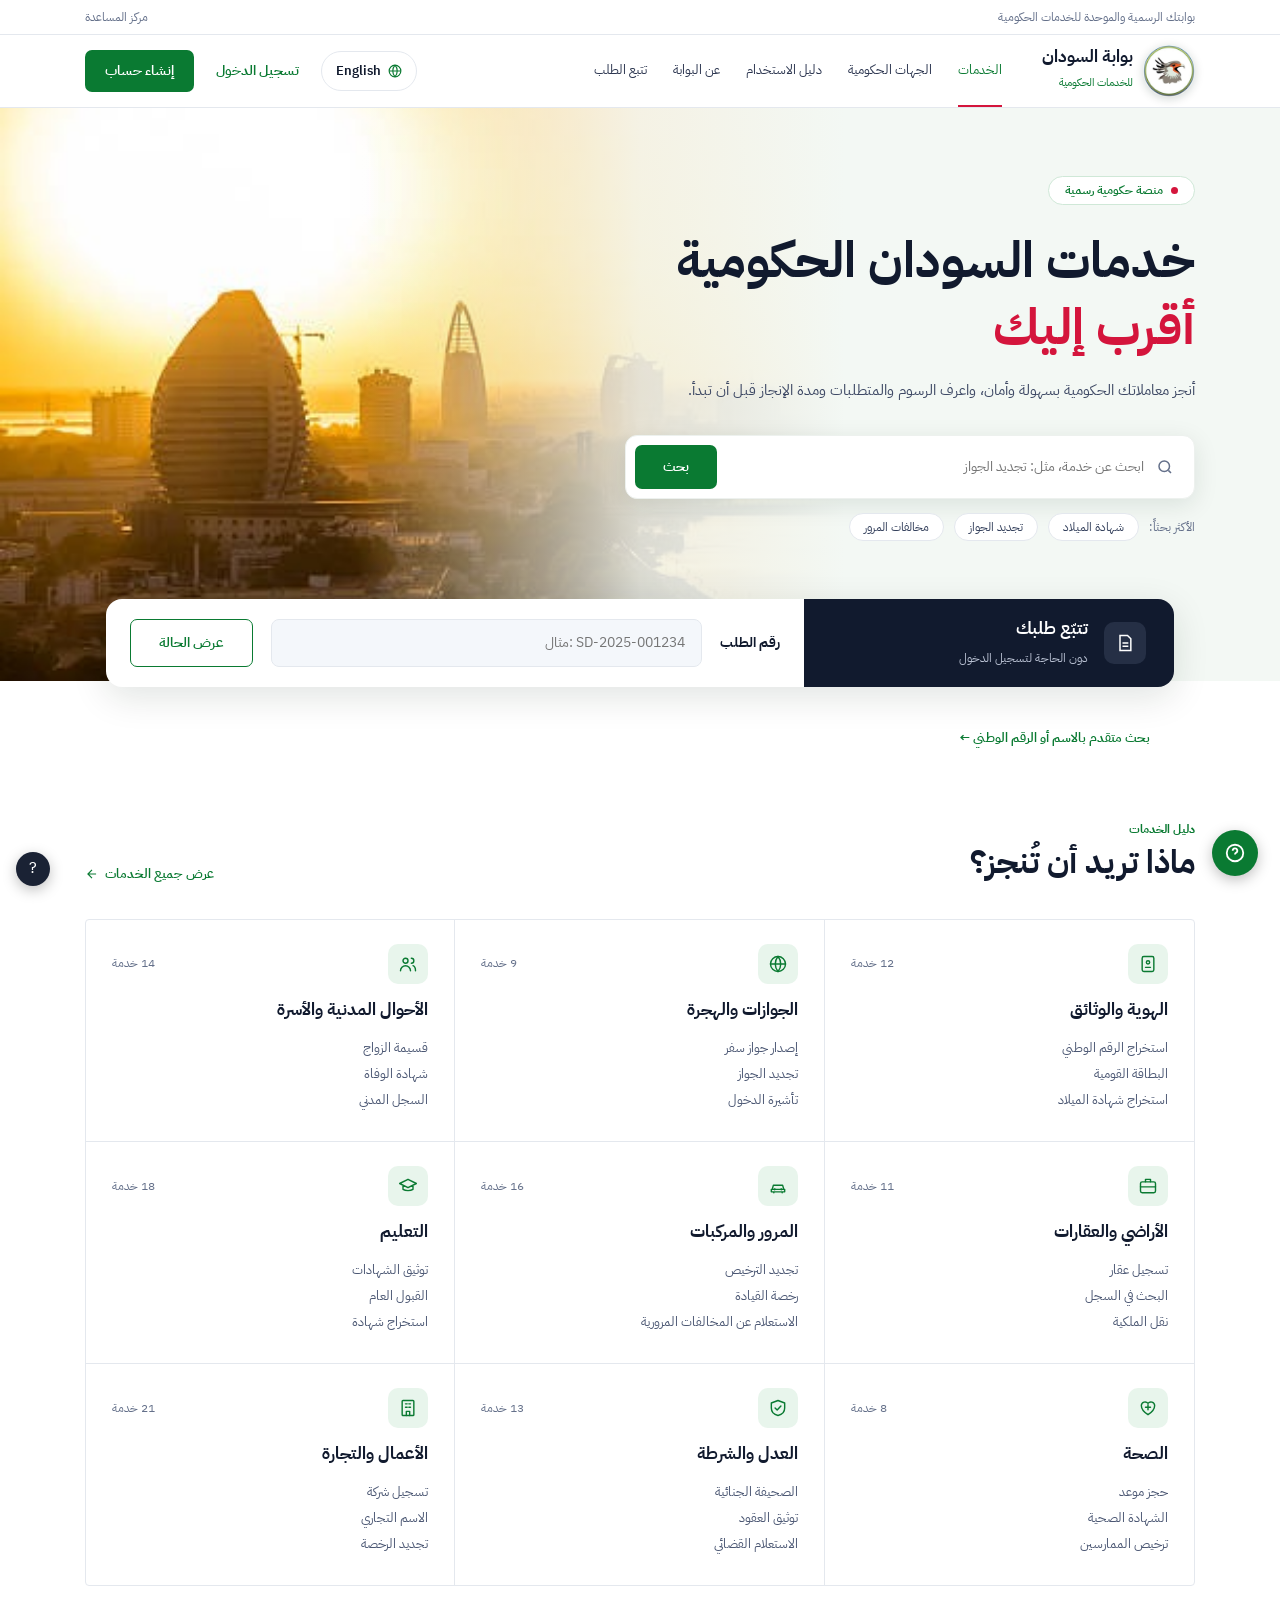
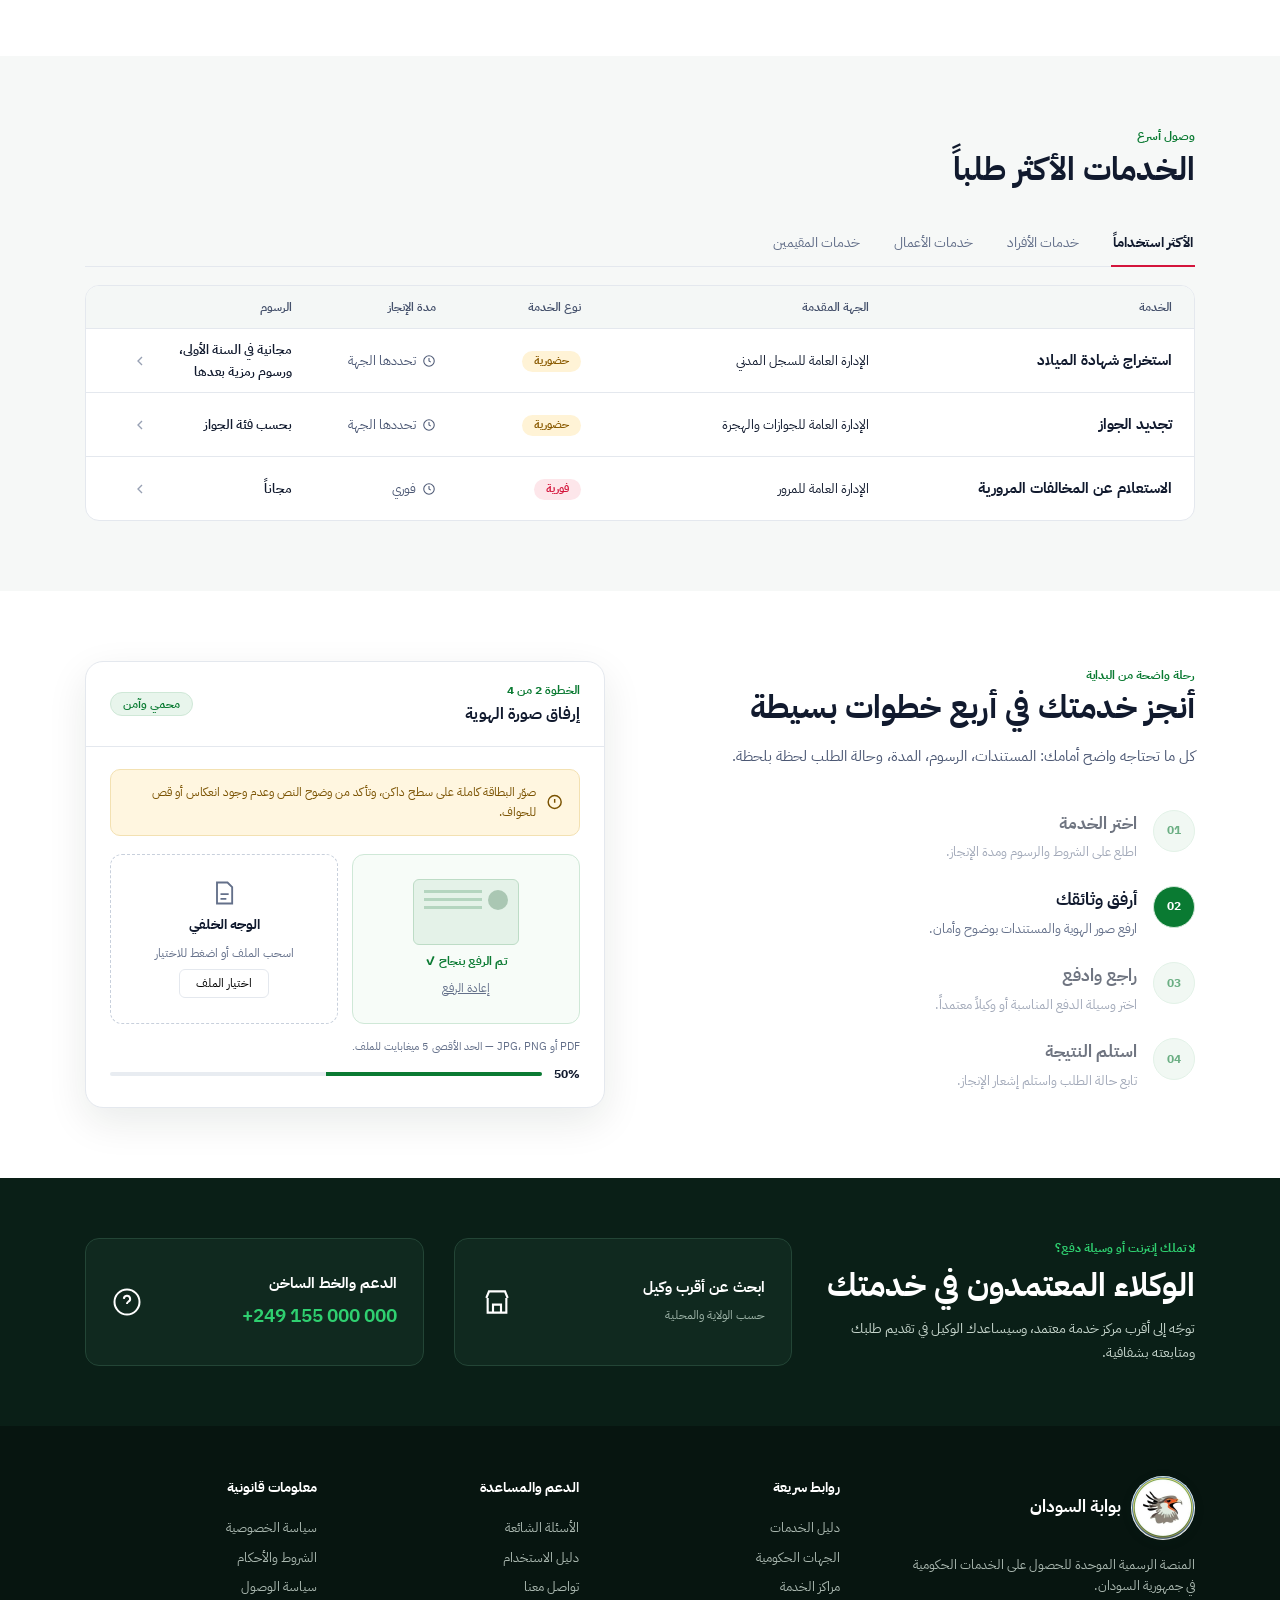
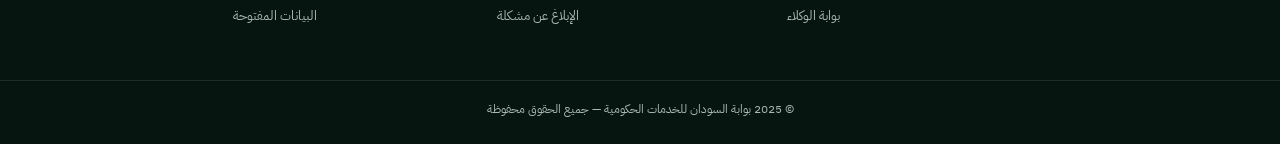
<file: index.html>
<!DOCTYPE html>
<html lang="ar" dir="rtl">
<head>
<meta charset="UTF-8">
<meta name="viewport" content="width=device-width, initial-scale=1, viewport-fit=cover">
<title>بوابة السودان للخدمات الحكومية</title>
<link rel="preconnect" href="https://fonts.googleapis.com">
<link rel="preconnect" href="https://fonts.gstatic.com" crossorigin>
<link href="https://fonts.googleapis.com/css2?family=IBM+Plex+Sans+Arabic:wght@300;400;500;600;700&display=swap" rel="stylesheet">
<link rel="stylesheet" href="css/style.css">
<link rel="stylesheet" href="css/mobile.css">
<link rel="stylesheet" href="css/lang.css">
<link rel="icon" href="images/logo.png">
<script src="js/lang-en.js"></script>
<script src="js/i18n.js"></script>
</head>
<body>

<div class="topbar"><div class="wrap">
  <span class="rt">بوابتك الرسمية والموحدة للخدمات الحكومية</span>
  <div class="l"><a href="pages.html?p=faq">مركز المساعدة</a></div>
</div></div>

<header><div class="wrap">
  <a class="logo" href="#top">
    <img class="logo-img" src="images/logo.png" alt="شعار جمهورية السودان">
    <div><b>بوابة السودان</b><small>للخدمات الحكومية</small></div>
  </a>
  <nav>
    <a class="active" href="#services">الخدمات</a><a href="pages.html?p=agencies">الجهات الحكومية</a>
    <a href="pages.html?p=guide">دليل الاستخدام</a><a href="pages.html?p=about">عن البوابة</a><a href="track.html">تتبع الطلب</a>
  <a class="m-only" href="#" data-msg="تسجيل الدخول">تسجيل الدخول</a></nav>
  <div class="actions">
      <button id="lang" type="button"><svg width="14" height="14" viewBox="0 0 24 24" fill="none" stroke="currentColor" stroke-width="2"><circle cx="12" cy="12" r="10"/><path d="M2 12h20M12 2a15 15 0 0 1 0 20M12 2a15 15 0 0 0 0 20"/></svg><span>English</span></button><a class="login" href="#" data-msg="تسجيل الدخول">تسجيل الدخول</a><button class="btn" data-msg="إنشاء حساب جديد">إنشاء حساب</button></div>
<button class="menu-btn" type="button" aria-label="القائمة" aria-expanded="false"><i></i><i></i><i></i></button></div></header>

<main id="top">
<div class="hero">
  <div class="wrap"><div class="txt">
    <span class="pill"><i></i>منصة حكومية رسمية</span>
    <h1>خدمات السودان الحكومية <span>أقرب إليك</span></h1>
    <p>أنجز معاملاتك الحكومية بسهولة وأمان، واعرف الرسوم والمتطلبات ومدة الإنجاز قبل أن تبدأ.</p>
    <form class="search" id="searchForm" role="search">
      <svg width="18" height="18" viewBox="0 0 24 24" fill="none" stroke="currentColor" stroke-width="2"><circle cx="11" cy="11" r="7"/><path d="m20 20-3.5-3.5"/></svg>
      <input id="q" type="search" placeholder="ابحث عن خدمة، مثل: تجديد الجواز" aria-label="ابحث عن خدمة">
      <button class="btn" type="submit">بحث</button>
    </form>
    <div class="ideas"><span>الأكثر بحثاً:</span>
      <button type="button">شهادة الميلاد</button><button type="button">تجديد الجواز</button><button type="button">مخالفات المرور</button></div>
  </div></div>
</div>

<div class="wrap">
  <div class="track">
    <div class="lead"><div class="ic"><svg width="20" height="20" viewBox="0 0 24 24" fill="none" stroke="#fff" stroke-width="1.8"><path d="M6 3h9l4 4v14H6z"/><path d="M9 12h7M9 16h7"/></svg></div>
      <div><b>تتبّع طلبك</b><small>دون الحاجة لتسجيل الدخول</small></div></div>
    <form id="trackForm"><label for="ref">رقم الطلب</label><input id="ref" placeholder="مثال: SD-2025-001234" autocomplete="off"><button class="btn outline" type="submit">عرض الحالة</button></form>
  </div>
  <div id="trackResult" role="status"></div>
  <p class="tmore"><a href="track.html">بحث متقدم بالاسم أو الرقم الوطني ←</a></p>
</div>

<section id="services"><div class="wrap">
  <div class="head"><div><div class="eyebrow">دليل الخدمات</div><h2>ماذا تريد أن تُنجز؟</h2></div>
    <a class="more" href="#services">عرض جميع الخدمات <svg width="14" height="14" viewBox="0 0 24 24" fill="none" stroke="currentColor" stroke-width="2"><path d="M19 12H5M12 19l-7-7 7-7"/></svg></a></div>
  <div class="grid" id="cats"></div>
</div></section>

<section class="popular" id="agencies"><div class="wrap">
  <div class="eyebrow">وصول أسرع</div><h2>الخدمات الأكثر طلباً</h2>
  <div class="tabs" id="tabs" role="tablist"></div>
  <div class="tbl" id="tbl"></div>
</div></section>

<section class="steps" id="steps"><div class="wrap">
  <div>
    <div class="eyebrow">رحلة واضحة من البداية</div>
    <h2>أنجز خدمتك في أربع خطوات بسيطة</h2>
    <p class="lead">كل ما تحتاجه واضح أمامك: المستندات، الرسوم، المدة، وحالة الطلب لحظة بلحظة.</p>
    <div id="stepList"></div>
  </div>
  <div class="mock" id="mock"></div>
</div></section>
</main>

<div class="agents" id="agents"><div class="wrap">
  <div><div class="eyebrow">لا تملك إنترنت أو وسيلة دفع؟</div><h2>الوكلاء المعتمدون في خدمتك</h2>
    <p>توجّه إلى أقرب مركز خدمة معتمد، وسيساعدك الوكيل في تقديم طلبك ومتابعته بشفافية.</p></div>
  <a class="box" href="pages.html?p=agents">
    <div><b>ابحث عن أقرب وكيل</b><small>حسب الولاية والمحلية</small></div>
    <svg width="32" height="32" viewBox="0 0 24 24" fill="none" stroke="#fff" stroke-width="1.6"><path d="M4 9l2-5h12l2 5M5 9v11h14V9M9 20v-6h6v6"/></svg></a>
  <a class="box" href="pages.html?p=contact"><div><b>الدعم والخط الساخن</b><span class="tel">+249 155 000 000</span></div>
    <svg width="30" height="30" viewBox="0 0 24 24" fill="none" stroke="#fff" stroke-width="1.6"><circle cx="12" cy="12" r="10"/><path d="M9.5 9.5a2.5 2.5 0 1 1 3.5 2.3c-.7.4-1 .9-1 1.7M12 17h.01"/></svg></a>
</div></div>

<footer id="about"><div class="wrap">
  <div class="cols">
    <div class="about"><a class="logo" href="#top"><img class="logo-img" src="images/logo.png" alt="شعار جمهورية السودان"><b>بوابة السودان</b></a>
      <p>المنصة الرسمية الموحدة للحصول على الخدمات الحكومية في جمهورية السودان.</p></div>
    <div><h4>روابط سريعة</h4><ul><li><a href="index.html#services">دليل الخدمات</a></li><li><a href="pages.html?p=agencies">الجهات الحكومية</a></li><li><a href="pages.html?p=centers">مراكز الخدمة</a></li><li><a href="pages.html?p=agents">بوابة الوكلاء</a></li></ul></div>
    <div><h4>الدعم والمساعدة</h4><ul><li><a href="pages.html?p=faq">الأسئلة الشائعة</a></li><li><a href="pages.html?p=guide">دليل الاستخدام</a></li><li><a href="pages.html?p=contact">تواصل معنا</a></li><li><a href="pages.html?p=report">الإبلاغ عن مشكلة</a></li></ul></div>
    <div><h4>معلومات قانونية</h4><ul><li><a href="pages.html?p=privacy">سياسة الخصوصية</a></li><li><a href="pages.html?p=terms">الشروط والأحكام</a></li><li><a href="pages.html?p=access">سياسة الوصول</a></li><li><a href="pages.html?p=opendata">البيانات المفتوحة</a></li></ul></div>
  </div>
</div>
<div class="copy">© 2025 بوابة السودان للخدمات الحكومية — جميع الحقوق محفوظة</div></footer>

<button class="fab help" aria-label="المساعدة" data-msg="مرحباً! كيف يمكننا مساعدتك؟"><svg width="22" height="22" viewBox="0 0 24 24" fill="none" stroke="#fff" stroke-width="2"><circle cx="12" cy="12" r="9"/><path d="M9.5 9.5a2.5 2.5 0 1 1 3.5 2.3c-.7.4-1 .9-1 1.7M12 17h.01"/></svg></button>
<button class="fab q" aria-label="اختصارات" data-msg="اختصارات لوحة المفاتيح قريباً">?</button>
<div class="toast" id="toast" role="status"></div>

<script src="js/services.js"></script>
<script src="js/main.js"></script>
<script src="js/menu.js"></script>
<script>I18N.start()</script>
</body>
</html>
</file>
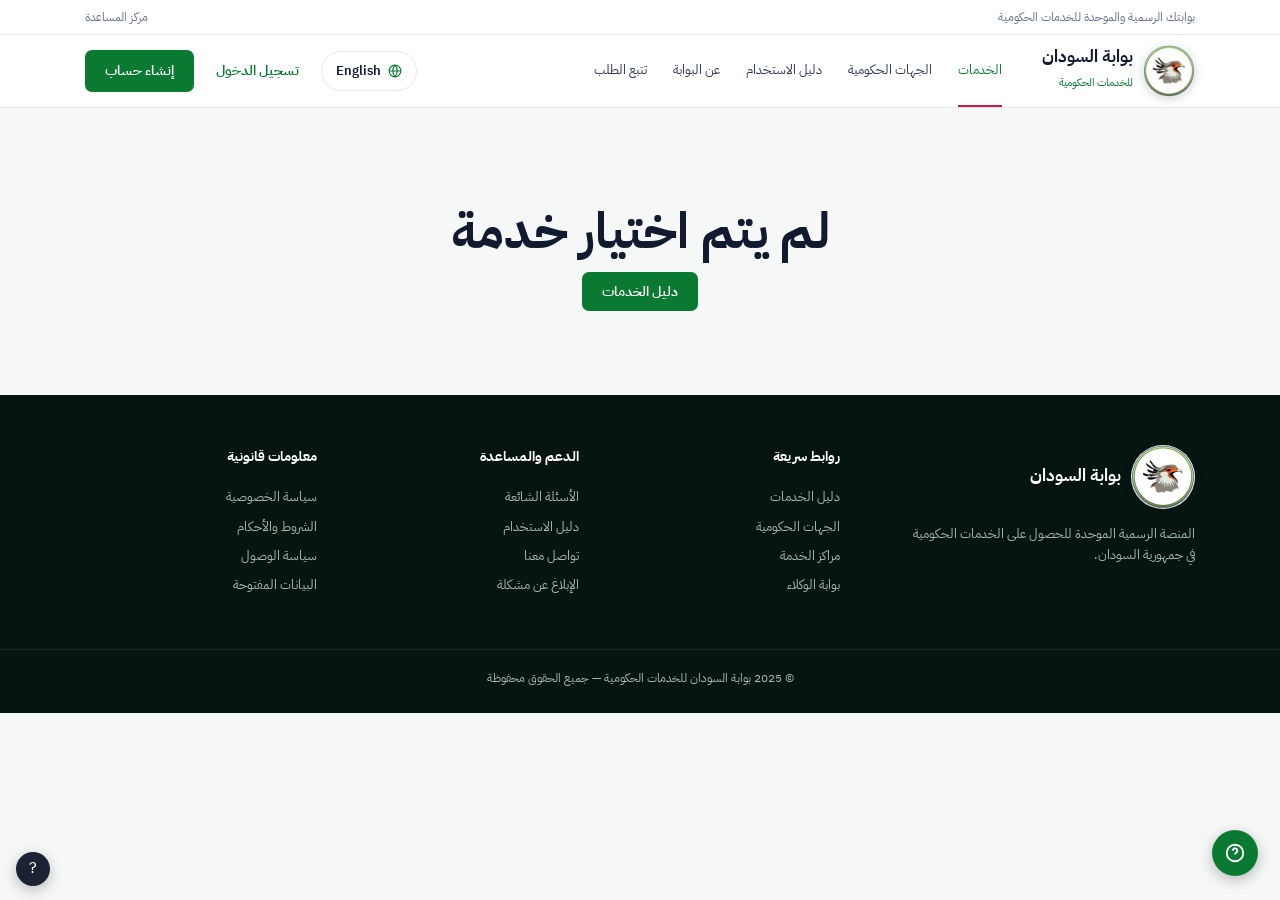
<file: apply.html>
<!DOCTYPE html>
<html lang="ar" dir="rtl">
<head>
<meta charset="UTF-8">
<meta name="viewport" content="width=device-width, initial-scale=1, viewport-fit=cover">
<title>التقديم — بوابة السودان</title>
<link rel="preconnect" href="https://fonts.googleapis.com">
<link rel="preconnect" href="https://fonts.gstatic.com" crossorigin>
<link href="https://fonts.googleapis.com/css2?family=IBM+Plex+Sans+Arabic:wght@300;400;500;600;700&display=swap" rel="stylesheet">
<link rel="stylesheet" href="css/style.css">
<link rel="stylesheet" href="css/service.css">
<link rel="stylesheet" href="css/mobile.css">
<link rel="stylesheet" href="css/lang.css">
<link rel="icon" href="images/logo.png">
<script src="js/lang-en.js"></script>
<script src="js/i18n.js"></script>
</head>
<body>
<div class="topbar"><div class="wrap">
  <span class="rt">بوابتك الرسمية والموحدة للخدمات الحكومية</span>
  <div class="l"><a href="pages.html?p=faq">مركز المساعدة</a></div>
</div></div>

<header><div class="wrap">
  <a class="logo" href="index.html#top">
    <img class="logo-img" src="images/logo.png" alt="شعار جمهورية السودان">
    <div><b>بوابة السودان</b><small>للخدمات الحكومية</small></div>
  </a>
  <nav>
    <a class="active" href="index.html#services">الخدمات</a><a href="pages.html?p=agencies">الجهات الحكومية</a>
    <a href="pages.html?p=guide">دليل الاستخدام</a><a href="pages.html?p=about">عن البوابة</a><a href="track.html">تتبع الطلب</a>
  <a class="m-only" href="#" data-msg="تسجيل الدخول">تسجيل الدخول</a></nav>
  <div class="actions">
      <button id="lang" type="button"><svg width="14" height="14" viewBox="0 0 24 24" fill="none" stroke="currentColor" stroke-width="2"><circle cx="12" cy="12" r="10"/><path d="M2 12h20M12 2a15 15 0 0 1 0 20M12 2a15 15 0 0 0 0 20"/></svg><span>English</span></button><a class="login" href="index.html#" data-msg="تسجيل الدخول">تسجيل الدخول</a><button class="btn" data-msg="إنشاء حساب جديد">إنشاء حساب</button></div>
<button class="menu-btn" type="button" aria-label="القائمة" aria-expanded="false"><i></i><i></i><i></i></button></div></header>
<main id="app"></main>
<footer id="about"><div class="wrap">
  <div class="cols">
    <div class="about"><a class="logo" href="index.html#top"><img class="logo-img" src="images/logo.png" alt="شعار جمهورية السودان"><b>بوابة السودان</b></a>
      <p>المنصة الرسمية الموحدة للحصول على الخدمات الحكومية في جمهورية السودان.</p></div>
    <div><h4>روابط سريعة</h4><ul><li><a href="index.html#services">دليل الخدمات</a></li><li><a href="pages.html?p=agencies">الجهات الحكومية</a></li><li><a href="pages.html?p=centers">مراكز الخدمة</a></li><li><a href="pages.html?p=agents">بوابة الوكلاء</a></li></ul></div>
    <div><h4>الدعم والمساعدة</h4><ul><li><a href="pages.html?p=faq">الأسئلة الشائعة</a></li><li><a href="pages.html?p=guide">دليل الاستخدام</a></li><li><a href="pages.html?p=contact">تواصل معنا</a></li><li><a href="pages.html?p=report">الإبلاغ عن مشكلة</a></li></ul></div>
    <div><h4>معلومات قانونية</h4><ul><li><a href="pages.html?p=privacy">سياسة الخصوصية</a></li><li><a href="pages.html?p=terms">الشروط والأحكام</a></li><li><a href="pages.html?p=access">سياسة الوصول</a></li><li><a href="pages.html?p=opendata">البيانات المفتوحة</a></li></ul></div>
  </div>
</div>
<div class="copy">© 2025 بوابة السودان للخدمات الحكومية — جميع الحقوق محفوظة</div></footer>
<button class="fab help" aria-label="المساعدة" data-msg="مرحباً! كيف يمكننا مساعدتك؟"><svg width="22" height="22" viewBox="0 0 24 24" fill="none" stroke="#fff" stroke-width="2"><circle cx="12" cy="12" r="9"/><path d="M9.5 9.5a2.5 2.5 0 1 1 3.5 2.3c-.7.4-1 .9-1 1.7M12 17h.01"/></svg></button>
<button class="fab q" aria-label="اختصارات" data-msg="اختصارات لوحة المفاتيح قريباً">?</button>
<div class="toast" id="toast" role="status"></div>
<script src="js/services.js"></script>
<script src="js/common.js"></script>
<script src="js/apply.js"></script>
<script src="js/menu.js"></script>
<script>I18N.start()</script>
</body>
</html>
</file>
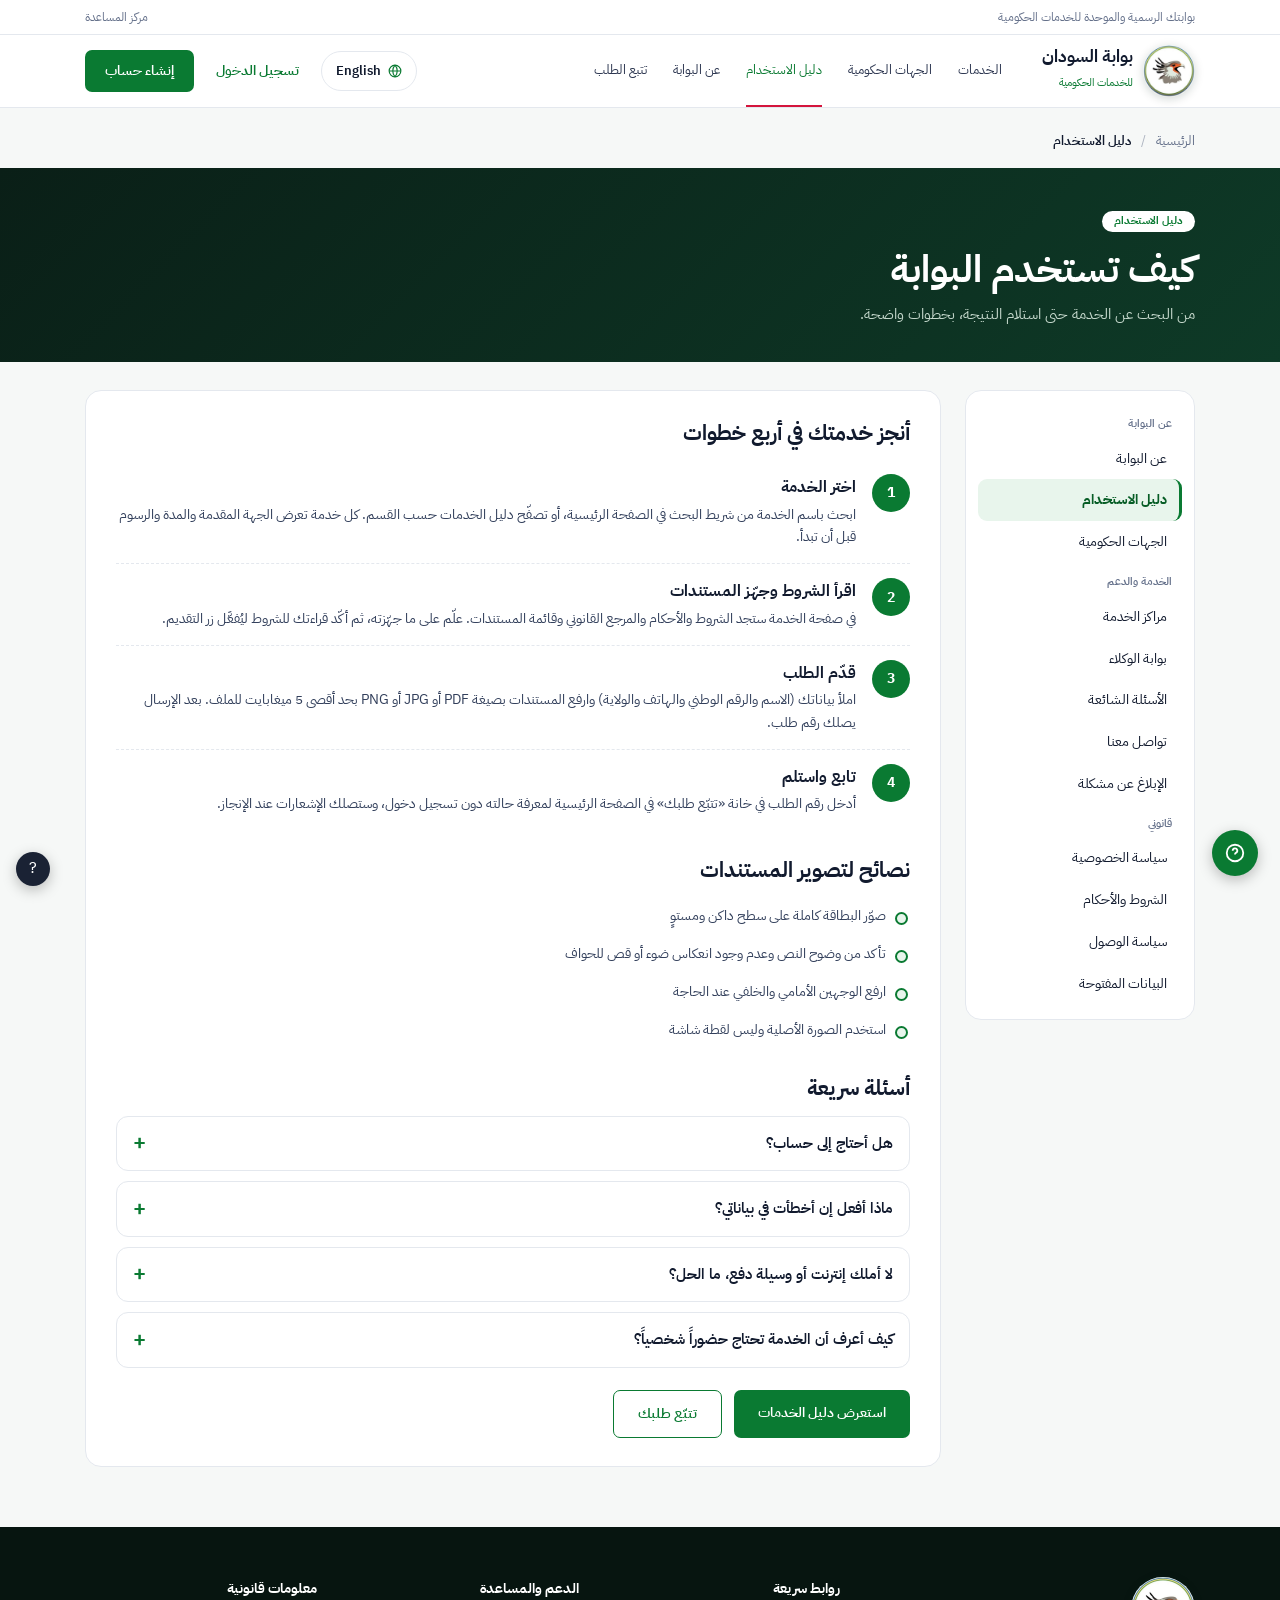
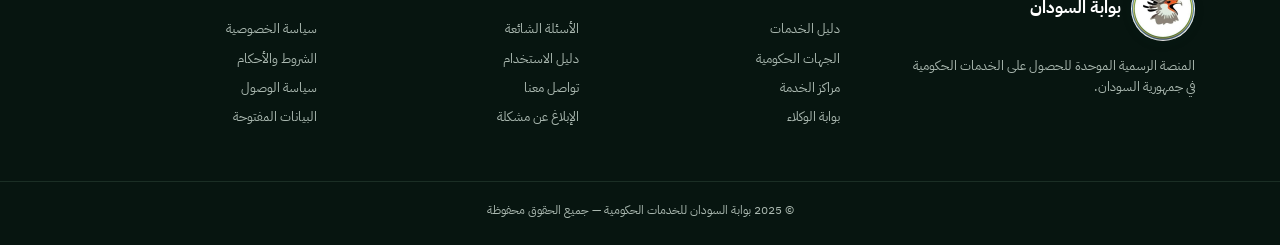
<file: pages.html>
<!DOCTYPE html>
<html lang="ar" dir="rtl">
<head>
<meta charset="UTF-8">
<meta name="viewport" content="width=device-width, initial-scale=1, viewport-fit=cover">
<title>بوابة السودان</title>
<link rel="preconnect" href="https://fonts.googleapis.com">
<link rel="preconnect" href="https://fonts.gstatic.com" crossorigin>
<link href="https://fonts.googleapis.com/css2?family=IBM+Plex+Sans+Arabic:wght@300;400;500;600;700&display=swap" rel="stylesheet">
<link rel="stylesheet" href="css/style.css">
<link rel="stylesheet" href="css/service.css">
<link rel="stylesheet" href="css/pages.css">
<link rel="stylesheet" href="css/mobile.css">
<link rel="stylesheet" href="css/lang.css">
<link rel="icon" href="images/logo.png">
<script src="js/lang-en.js"></script>
<script src="js/i18n.js"></script>
</head>
<body>
<div class="topbar"><div class="wrap">
  <span class="rt">بوابتك الرسمية والموحدة للخدمات الحكومية</span>
  <div class="l"><a href="pages.html?p=faq">مركز المساعدة</a></div>
</div></div>

<header><div class="wrap">
  <a class="logo" href="index.html#top">
    <img class="logo-img" src="images/logo.png" alt="شعار جمهورية السودان">
    <div><b>بوابة السودان</b><small>للخدمات الحكومية</small></div>
  </a>
  <nav>
    <a class="active" href="index.html#services">الخدمات</a><a href="pages.html?p=agencies">الجهات الحكومية</a>
    <a href="pages.html?p=guide">دليل الاستخدام</a><a href="pages.html?p=about">عن البوابة</a><a href="track.html">تتبع الطلب</a>
  <a class="m-only" href="#" data-msg="تسجيل الدخول">تسجيل الدخول</a></nav>
  <div class="actions">
      <button id="lang" type="button"><svg width="14" height="14" viewBox="0 0 24 24" fill="none" stroke="currentColor" stroke-width="2"><circle cx="12" cy="12" r="10"/><path d="M2 12h20M12 2a15 15 0 0 1 0 20M12 2a15 15 0 0 0 0 20"/></svg><span>English</span></button><a class="login" href="index.html#" data-msg="تسجيل الدخول">تسجيل الدخول</a><button class="btn" data-msg="إنشاء حساب جديد">إنشاء حساب</button></div>
<button class="menu-btn" type="button" aria-label="القائمة" aria-expanded="false"><i></i><i></i><i></i></button></div></header>
<main id="app"></main>
<footer id="about"><div class="wrap">
  <div class="cols">
    <div class="about"><a class="logo" href="index.html#top"><img class="logo-img" src="images/logo.png" alt="شعار جمهورية السودان"><b>بوابة السودان</b></a>
      <p>المنصة الرسمية الموحدة للحصول على الخدمات الحكومية في جمهورية السودان.</p></div>
    <div><h4>روابط سريعة</h4><ul><li><a href="index.html#services">دليل الخدمات</a></li><li><a href="pages.html?p=agencies">الجهات الحكومية</a></li><li><a href="pages.html?p=centers">مراكز الخدمة</a></li><li><a href="pages.html?p=agents">بوابة الوكلاء</a></li></ul></div>
    <div><h4>الدعم والمساعدة</h4><ul><li><a href="pages.html?p=faq">الأسئلة الشائعة</a></li><li><a href="pages.html?p=guide">دليل الاستخدام</a></li><li><a href="pages.html?p=contact">تواصل معنا</a></li><li><a href="pages.html?p=report">الإبلاغ عن مشكلة</a></li></ul></div>
    <div><h4>معلومات قانونية</h4><ul><li><a href="pages.html?p=privacy">سياسة الخصوصية</a></li><li><a href="pages.html?p=terms">الشروط والأحكام</a></li><li><a href="pages.html?p=access">سياسة الوصول</a></li><li><a href="pages.html?p=opendata">البيانات المفتوحة</a></li></ul></div>
  </div>
</div>
<div class="copy">© 2025 بوابة السودان للخدمات الحكومية — جميع الحقوق محفوظة</div></footer>
<button class="fab help" aria-label="المساعدة" data-msg="مرحباً! كيف يمكننا مساعدتك؟"><svg width="22" height="22" viewBox="0 0 24 24" fill="none" stroke="#fff" stroke-width="2"><circle cx="12" cy="12" r="9"/><path d="M9.5 9.5a2.5 2.5 0 1 1 3.5 2.3c-.7.4-1 .9-1 1.7M12 17h.01"/></svg></button>
<button class="fab q" aria-label="اختصارات" data-msg="اختصارات لوحة المفاتيح قريباً">?</button>
<div class="toast" id="toast" role="status"></div>
<script src="js/services.js"></script>
<script src="js/common.js"></script>
<script src="js/pages.js"></script>
<script src="js/menu.js"></script>
<script>I18N.start()</script>
</body>
</html>
</file>
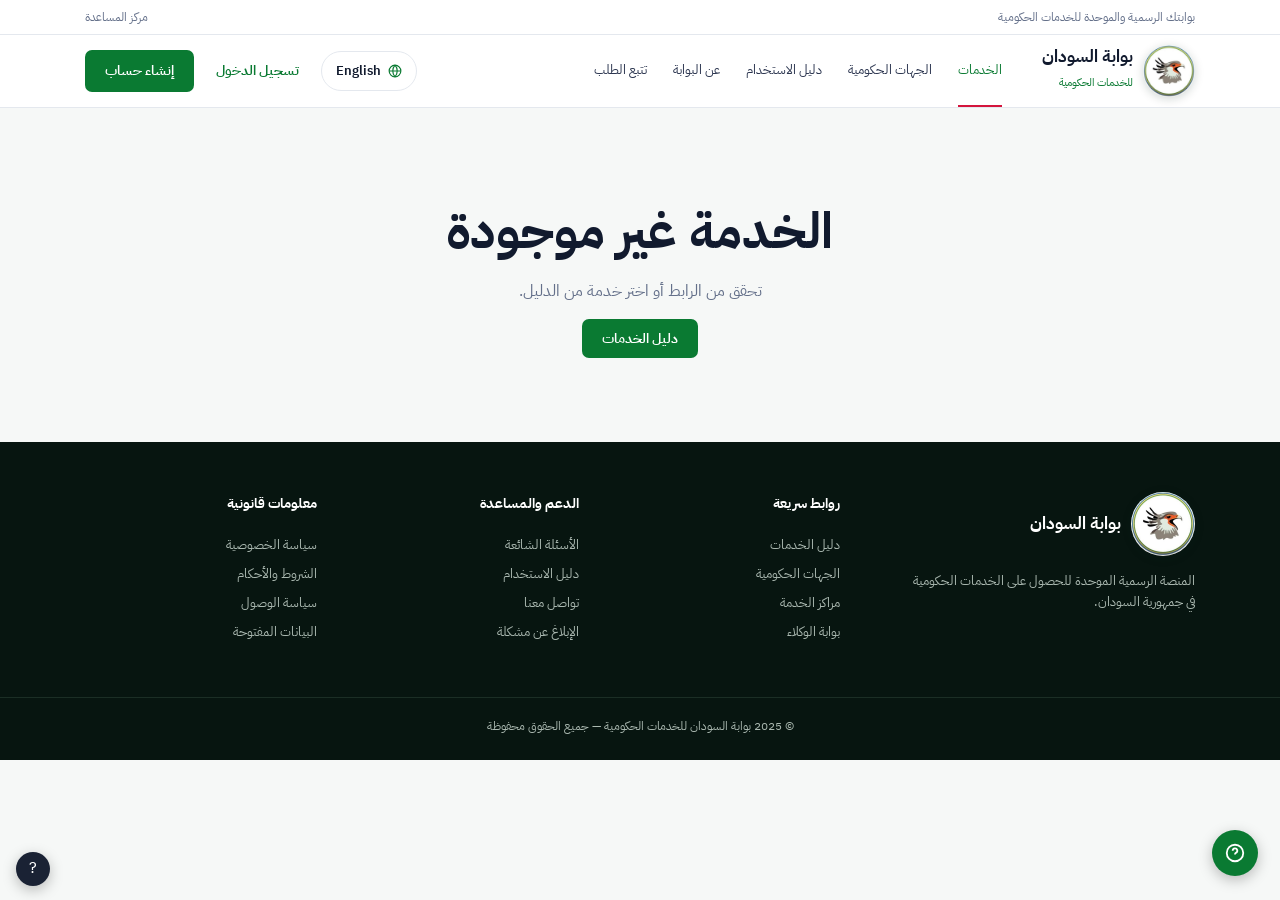
<file: service.html>
<!DOCTYPE html>
<html lang="ar" dir="rtl">
<head>
<meta charset="UTF-8">
<meta name="viewport" content="width=device-width, initial-scale=1, viewport-fit=cover">
<title>الخدمة — بوابة السودان</title>
<link rel="preconnect" href="https://fonts.googleapis.com">
<link rel="preconnect" href="https://fonts.gstatic.com" crossorigin>
<link href="https://fonts.googleapis.com/css2?family=IBM+Plex+Sans+Arabic:wght@300;400;500;600;700&display=swap" rel="stylesheet">
<link rel="stylesheet" href="css/style.css">
<link rel="stylesheet" href="css/service.css">
<link rel="stylesheet" href="css/mobile.css">
<link rel="stylesheet" href="css/lang.css">
<link rel="icon" href="images/logo.png">
<script src="js/lang-en.js"></script>
<script src="js/i18n.js"></script>
</head>
<body>
<div class="topbar"><div class="wrap">
  <span class="rt">بوابتك الرسمية والموحدة للخدمات الحكومية</span>
  <div class="l"><a href="pages.html?p=faq">مركز المساعدة</a></div>
</div></div>

<header><div class="wrap">
  <a class="logo" href="index.html#top">
    <img class="logo-img" src="images/logo.png" alt="شعار جمهورية السودان">
    <div><b>بوابة السودان</b><small>للخدمات الحكومية</small></div>
  </a>
  <nav>
    <a class="active" href="index.html#services">الخدمات</a><a href="pages.html?p=agencies">الجهات الحكومية</a>
    <a href="pages.html?p=guide">دليل الاستخدام</a><a href="pages.html?p=about">عن البوابة</a><a href="track.html">تتبع الطلب</a>
  <a class="m-only" href="#" data-msg="تسجيل الدخول">تسجيل الدخول</a></nav>
  <div class="actions">
      <button id="lang" type="button"><svg width="14" height="14" viewBox="0 0 24 24" fill="none" stroke="currentColor" stroke-width="2"><circle cx="12" cy="12" r="10"/><path d="M2 12h20M12 2a15 15 0 0 1 0 20M12 2a15 15 0 0 0 0 20"/></svg><span>English</span></button><a class="login" href="index.html#" data-msg="تسجيل الدخول">تسجيل الدخول</a><button class="btn" data-msg="إنشاء حساب جديد">إنشاء حساب</button></div>
<button class="menu-btn" type="button" aria-label="القائمة" aria-expanded="false"><i></i><i></i><i></i></button></div></header>
<main id="app"></main>
<footer id="about"><div class="wrap">
  <div class="cols">
    <div class="about"><a class="logo" href="index.html#top"><img class="logo-img" src="images/logo.png" alt="شعار جمهورية السودان"><b>بوابة السودان</b></a>
      <p>المنصة الرسمية الموحدة للحصول على الخدمات الحكومية في جمهورية السودان.</p></div>
    <div><h4>روابط سريعة</h4><ul><li><a href="index.html#services">دليل الخدمات</a></li><li><a href="pages.html?p=agencies">الجهات الحكومية</a></li><li><a href="pages.html?p=centers">مراكز الخدمة</a></li><li><a href="pages.html?p=agents">بوابة الوكلاء</a></li></ul></div>
    <div><h4>الدعم والمساعدة</h4><ul><li><a href="pages.html?p=faq">الأسئلة الشائعة</a></li><li><a href="pages.html?p=guide">دليل الاستخدام</a></li><li><a href="pages.html?p=contact">تواصل معنا</a></li><li><a href="pages.html?p=report">الإبلاغ عن مشكلة</a></li></ul></div>
    <div><h4>معلومات قانونية</h4><ul><li><a href="pages.html?p=privacy">سياسة الخصوصية</a></li><li><a href="pages.html?p=terms">الشروط والأحكام</a></li><li><a href="pages.html?p=access">سياسة الوصول</a></li><li><a href="pages.html?p=opendata">البيانات المفتوحة</a></li></ul></div>
  </div>
</div>
<div class="copy">© 2025 بوابة السودان للخدمات الحكومية — جميع الحقوق محفوظة</div></footer>
<button class="fab help" aria-label="المساعدة" data-msg="مرحباً! كيف يمكننا مساعدتك؟"><svg width="22" height="22" viewBox="0 0 24 24" fill="none" stroke="#fff" stroke-width="2"><circle cx="12" cy="12" r="9"/><path d="M9.5 9.5a2.5 2.5 0 1 1 3.5 2.3c-.7.4-1 .9-1 1.7M12 17h.01"/></svg></button>
<button class="fab q" aria-label="اختصارات" data-msg="اختصارات لوحة المفاتيح قريباً">?</button>
<div class="toast" id="toast" role="status"></div>
<script src="js/services.js"></script>
<script src="js/common.js"></script>
<script src="js/service.js"></script>
<script src="js/menu.js"></script>
<script>I18N.start()</script>
</body>
</html>
</file>
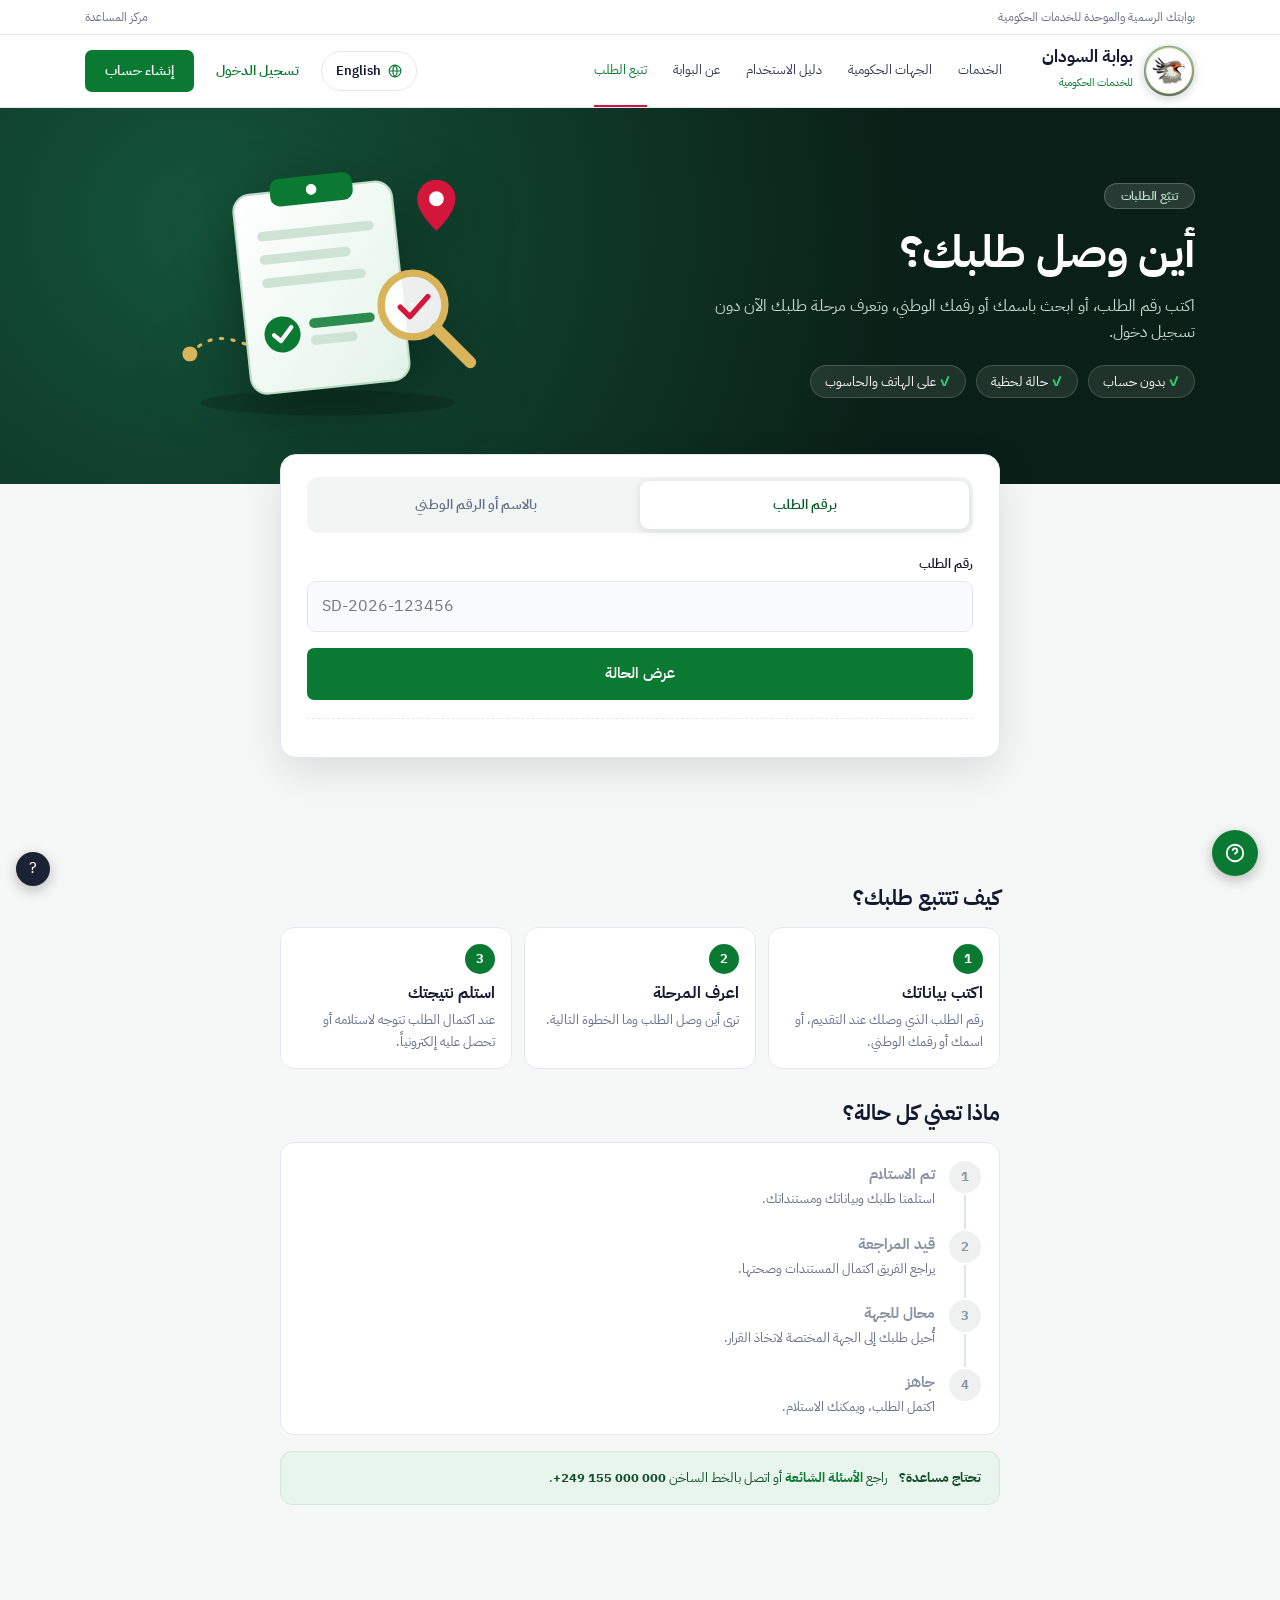
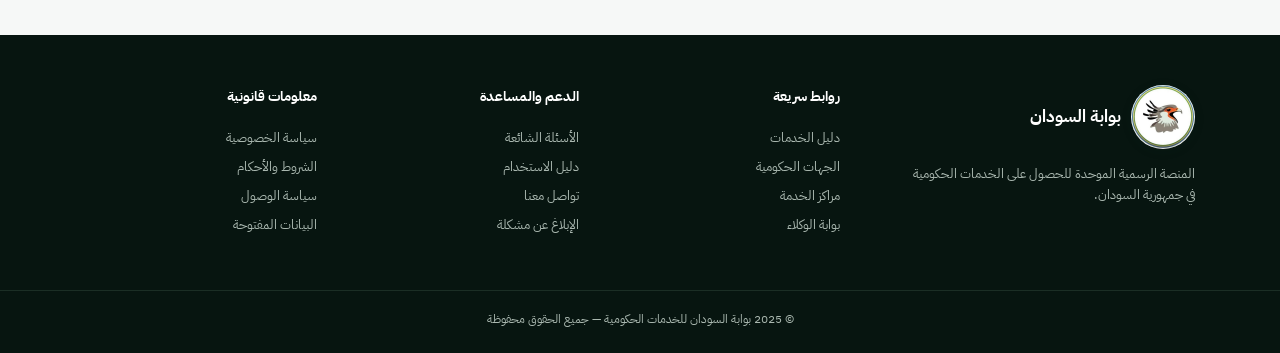
<file: track.html>
<!DOCTYPE html>
<html lang="ar" dir="rtl">
<head>
<meta charset="UTF-8">
<meta name="viewport" content="width=device-width, initial-scale=1, viewport-fit=cover">
<title>تتبع الطلب — بوابة السودان</title>
<link rel="preconnect" href="https://fonts.googleapis.com">
<link rel="preconnect" href="https://fonts.gstatic.com" crossorigin>
<link href="https://fonts.googleapis.com/css2?family=IBM+Plex+Sans+Arabic:wght@300;400;500;600;700&display=swap" rel="stylesheet">
<link rel="stylesheet" href="css/style.css">
<link rel="stylesheet" href="css/service.css">
<link rel="stylesheet" href="css/track.css">
<link rel="stylesheet" href="css/mobile.css">
<link rel="stylesheet" href="css/lang.css">
<link rel="icon" href="images/logo.png">
<script src="js/lang-en.js"></script>
<script src="js/i18n.js"></script>
</head>
<body>
<div class="topbar"><div class="wrap">
  <span class="rt">بوابتك الرسمية والموحدة للخدمات الحكومية</span>
  <div class="l"><a href="pages.html?p=faq">مركز المساعدة</a></div>
</div></div>

<header><div class="wrap">
  <a class="logo" href="index.html#top">
    <img class="logo-img" src="images/logo.png" alt="شعار جمهورية السودان">
    <div><b>بوابة السودان</b><small>للخدمات الحكومية</small></div>
  </a>
  <nav>
    <a href="index.html#services">الخدمات</a><a href="pages.html?p=agencies">الجهات الحكومية</a>
    <a href="pages.html?p=guide">دليل الاستخدام</a><a href="pages.html?p=about">عن البوابة</a><a class="active" href="track.html">تتبع الطلب</a>
  <a class="m-only" href="#" data-msg="تسجيل الدخول">تسجيل الدخول</a></nav>
  <div class="actions">
      <button id="lang" type="button"><svg width="14" height="14" viewBox="0 0 24 24" fill="none" stroke="currentColor" stroke-width="2"><circle cx="12" cy="12" r="10"/><path d="M2 12h20M12 2a15 15 0 0 1 0 20M12 2a15 15 0 0 0 0 20"/></svg><span>English</span></button><a class="login" href="index.html#" data-msg="تسجيل الدخول">تسجيل الدخول</a><button class="btn" data-msg="إنشاء حساب جديد">إنشاء حساب</button></div>
<button class="menu-btn" type="button" aria-label="القائمة" aria-expanded="false"><i></i><i></i><i></i></button></div></header>
<main id="app"></main>
<footer id="about"><div class="wrap">
  <div class="cols">
    <div class="about"><a class="logo" href="index.html#top"><img class="logo-img" src="images/logo.png" alt="شعار جمهورية السودان"><b>بوابة السودان</b></a>
      <p>المنصة الرسمية الموحدة للحصول على الخدمات الحكومية في جمهورية السودان.</p></div>
    <div><h4>روابط سريعة</h4><ul><li><a href="index.html#services">دليل الخدمات</a></li><li><a href="pages.html?p=agencies">الجهات الحكومية</a></li><li><a href="pages.html?p=centers">مراكز الخدمة</a></li><li><a href="pages.html?p=agents">بوابة الوكلاء</a></li></ul></div>
    <div><h4>الدعم والمساعدة</h4><ul><li><a href="pages.html?p=faq">الأسئلة الشائعة</a></li><li><a href="pages.html?p=guide">دليل الاستخدام</a></li><li><a href="pages.html?p=contact">تواصل معنا</a></li><li><a href="pages.html?p=report">الإبلاغ عن مشكلة</a></li></ul></div>
    <div><h4>معلومات قانونية</h4><ul><li><a href="pages.html?p=privacy">سياسة الخصوصية</a></li><li><a href="pages.html?p=terms">الشروط والأحكام</a></li><li><a href="pages.html?p=access">سياسة الوصول</a></li><li><a href="pages.html?p=opendata">البيانات المفتوحة</a></li></ul></div>
  </div>
</div>
<div class="copy">© 2025 بوابة السودان للخدمات الحكومية — جميع الحقوق محفوظة</div></footer>
<button class="fab help" aria-label="المساعدة" data-msg="مرحباً! كيف يمكننا مساعدتك؟"><svg width="22" height="22" viewBox="0 0 24 24" fill="none" stroke="#fff" stroke-width="2"><circle cx="12" cy="12" r="9"/><path d="M9.5 9.5a2.5 2.5 0 1 1 3.5 2.3c-.7.4-1 .9-1 1.7M12 17h.01"/></svg></button>
<button class="fab q" aria-label="اختصارات" data-msg="اختصارات لوحة المفاتيح قريباً">?</button>
<div class="toast" id="toast" role="status"></div>
<script src="js/services.js"></script>
<script src="js/common.js"></script>
<script src="js/track.js"></script>
<script src="js/menu.js"></script>
<script>I18N.start()</script>
</body>
</html>
</file>
<file: css/style.css>
:root{
  --green:#0a7a32; --green-d:#075d26; --green-l:#e8f5ec; --red:#d4153c;
  --ink:#111a2e; --muted:#64708a; --line:#e4e8ee; --bg:#f6f8f7; --dark:#0a1f17; --darker:#071510;
}
*{box-sizing:border-box;margin:0;padding:0}
html{scroll-behavior:smooth}
body{font-family:"IBM Plex Sans Arabic","Segoe UI",Tahoma,sans-serif;color:var(--ink);background:#fff;line-height:1.7}
a{color:inherit;text-decoration:none}
button,input{font:inherit}
.wrap{max-width:1150px;margin:0 auto;padding:0 20px}
:focus-visible{outline:2px solid var(--green);outline-offset:2px}

/* top bar + header */
.topbar{border-bottom:1px solid var(--line);font-size:12px;color:var(--muted);background:#fff}
.topbar .wrap{display:flex;justify-content:space-between;align-items:center;height:34px}
.topbar .l{display:flex;gap:18px;align-items:center}
.topbar button{background:none;border:0;color:inherit;cursor:pointer;display:flex;gap:6px;align-items:center}
header{position:sticky;top:0;z-index:20;background:rgba(255,255,255,.96);backdrop-filter:blur(8px);border-bottom:1px solid var(--line)}
header .wrap{display:flex;align-items:center;height:72px;gap:40px}
.logo{display:flex;align-items:center;gap:10px}
.logo b{display:block;font-size:17px;line-height:1.2}
.logo small{font-size:11px;color:var(--green)}
nav{display:flex;gap:26px;flex:1}
nav a{font-size:13px;color:#2c3650;height:72px;display:flex;align-items:center;border-bottom:2px solid transparent}
nav a.active{color:var(--green);border-color:var(--red)}
nav a:hover{color:var(--green)}
.actions{display:flex;gap:22px;align-items:center}
.actions .login{color:var(--green);font-weight:600;font-size:14px}
.btn{background:var(--green);color:#fff;border:0;border-radius:7px;padding:9px 20px;font-weight:600;cursor:pointer;font-size:14px;transition:background .2s}
.btn:hover{background:var(--green-d)}
.btn.outline{background:#fff;color:var(--green);border:1.5px solid var(--green)}
.btn.outline:hover{background:var(--green-l)}

/* hero */
.hero{position:relative;min-height:530px;background:#f3f8f4 url("../images/hero.jpg") left center/cover no-repeat;overflow:hidden}
.hero::after{content:"";position:absolute;inset:0;background:linear-gradient(270deg,#f3f8f4 34%,rgba(243,248,244,.85) 50%,rgba(243,248,244,0) 72%)}
.hero .wrap{position:relative;z-index:2;padding-top:68px;padding-bottom:140px}
.hero .txt{max-width:570px}
.pill{display:inline-flex;gap:8px;align-items:center;background:#fff;border:1px solid #cfe8d7;border-radius:30px;padding:3px 16px;font-size:12px;font-weight:600;color:var(--green);margin-bottom:22px}
.pill i{width:7px;height:7px;border-radius:50%;background:var(--red)}
h1{font-size:50px;line-height:1.35;font-weight:700}
h1 span{color:var(--red);display:block}
.hero p{margin-top:16px;color:#3d4864;font-size:15px}
.search{margin-top:32px;background:#fff;border-radius:12px;box-shadow:0 6px 24px rgba(10,40,25,.1);display:flex;align-items:center;padding:9px 20px 9px 9px;border:1px solid #edf1ee;max-width:570px}
.search input{flex:1;border:0;outline:0;padding:10px 12px;font-size:14px;background:transparent}
.search svg{color:var(--muted)}
.search .btn{padding:10px 28px}
.ideas{margin-top:14px;display:flex;gap:10px;align-items:center;flex-wrap:wrap;font-size:12px;color:var(--muted)}
.ideas button{background:#fff;border:1px solid var(--line);border-radius:20px;padding:3px 14px;font-size:12px;cursor:pointer;color:#34405c}
.ideas button:hover{border-color:var(--green);color:var(--green)}

/* track */
.track{position:relative;z-index:5;margin:-82px auto 0;max-width:1068px;background:#fff;border-radius:16px;box-shadow:0 10px 36px rgba(10,30,20,.12);display:flex;overflow:hidden;min-height:88px}
.track .lead{background:var(--ink);color:#fff;padding:0 28px;display:flex;align-items:center;gap:16px;width:370px;flex:none}
.track .lead .ic{width:42px;height:42px;border-radius:10px;background:#252f45;display:grid;place-items:center}
.track .lead b{display:block;font-size:17px}
.track .lead small{font-size:12px;color:#b8c0d2}
.track form{flex:1;display:flex;align-items:center;gap:18px;padding:0 24px}
.track label{font-weight:700;font-size:14px;white-space:nowrap}
.track input{flex:1;border:1px solid var(--line);background:#f4f7fb;border-radius:8px;padding:11px 16px;font-size:14px;direction:ltr;text-align:right}
.track .btn{padding:11px 28px;font-size:14px}
#trackResult{max-width:1068px;margin:12px auto 0;padding:0 24px;font-size:14px;min-height:22px}
#trackResult.ok{color:var(--green)} #trackResult.err{color:var(--red)}

/* sections */
section{padding:70px 0}
.eyebrow{font-size:12px;font-weight:700;color:var(--green)}
h2{font-size:32px;font-weight:700;line-height:1.4}
.head{display:flex;justify-content:space-between;align-items:flex-end;margin-bottom:34px}
.head .more{color:var(--green);font-size:13px;font-weight:600;display:flex;align-items:center;gap:6px}
.grid{display:grid;grid-template-columns:repeat(3,1fr);border:1px solid var(--line);border-radius:4px}
.cat{padding:24px 26px 28px;border-inline-start:1px solid var(--line);border-bottom:1px solid var(--line);position:relative;transition:background .2s;cursor:pointer;min-height:206px}
.cat:nth-child(3n+1){border-inline-start:0}
.cat:nth-last-child(-n+3){border-bottom:0}
.cat:hover{background:#f6faf7}
.cat .top{display:flex;justify-content:space-between;align-items:center;margin-bottom:12px}
.cat .ico{width:40px;height:40px;border-radius:10px;background:var(--green-l);color:var(--green);display:grid;place-items:center}
.cat .n{font-size:12px;color:var(--muted)}
.cat h3{font-size:17px;margin-bottom:10px;display:flex;justify-content:space-between;align-items:center}
.cat h3 .arr{opacity:0;color:var(--green);transition:opacity .2s}
.cat:hover h3 .arr{opacity:1}
.cat li{list-style:none;font-size:13px;color:#4c5874;padding:2px 0}
.cat li:hover{color:var(--green)}

.popular{background:var(--bg)}
.tabs{display:flex;gap:30px;border-bottom:1px solid var(--line);margin:30px 0 18px}
.tabs button{background:none;border:0;padding:10px 2px;font-size:14px;color:var(--muted);cursor:pointer;border-bottom:2px solid transparent;margin-bottom:-1px}
.tabs button.on{color:var(--ink);font-weight:700;border-color:var(--red)}
.tbl{background:#fff;border:1px solid var(--line);border-radius:14px;overflow:hidden}
.tbl .r{display:grid;grid-template-columns:2.1fr 2fr 1fr 1fr 1fr 40px;align-items:center;padding:0 22px;min-height:64px;border-top:1px solid var(--line);font-size:13px;cursor:pointer}
.tbl .r.h{background:#f4f7f6;border:0;min-height:42px;font-size:12px;font-weight:600;color:#44506b;cursor:default}
.tbl .r:not(.h):hover{background:#fafcfb}
.tbl .r b{font-size:15px}
.tag{display:inline-block;padding:1px 12px;border-radius:20px;font-size:11px;font-weight:700}
.tag.e{background:#e0f3e6;color:var(--green)} .tag.f{background:#fde6ea;color:var(--red)}
.dur{color:#4c5874;display:flex;gap:6px;align-items:center}
.fee{font-weight:600;direction:ltr;text-align:right}
.chev{color:#97a0b3;transition:transform .2s}
.r.open .chev{transform:rotate(-90deg)}
.detail{display:none;padding:14px 22px 18px;border-top:1px dashed var(--line);font-size:13px;color:#4c5874;background:#fbfdfc}
.detail.show{display:block}

/* steps */
.steps .wrap{display:grid;grid-template-columns:1fr 1fr;gap:70px;align-items:center}
.steps p.lead{color:#4c5874;margin:14px 0 30px;font-size:15px}
.st{display:flex;gap:16px;align-items:flex-start;padding:10px 0;cursor:pointer;opacity:.6;transition:opacity .2s}
.st.on{opacity:1}
.num{width:42px;height:42px;border-radius:50%;border:1px solid #cfe8d7;background:var(--green-l);display:grid;place-items:center;font-size:12px;font-weight:700;color:var(--green);flex:none}
.st.on .num{background:var(--green);color:#fff}
.st b{font-size:17px;display:block}
.st span{font-size:13px;color:var(--muted)}
.mock{background:#fff;border:1px solid var(--line);border-radius:18px;box-shadow:0 14px 40px rgba(10,30,20,.09);overflow:hidden}
.mock .mh{padding:18px 24px;border-bottom:1px solid var(--line);display:flex;justify-content:space-between;align-items:center}
.mock .mh small{color:var(--green);font-weight:700;font-size:12px;display:block}
.mock .mh b{font-size:16px}
.safe{background:var(--green-l);color:var(--green);border:1px solid #cfe8d7;border-radius:20px;padding:1px 12px;font-size:12px;font-weight:600}
.mb{padding:22px 24px}
.warn{background:#fff6e0;border:1px solid #f3e1b2;color:#7a5200;border-radius:10px;padding:12px 16px;font-size:12px;display:flex;gap:10px;align-items:center;margin-bottom:18px}
.drops{display:grid;grid-template-columns:1fr 1fr;gap:14px}
.drop{border:1.5px dashed #c8d0dc;border-radius:12px;min-height:170px;display:flex;flex-direction:column;align-items:center;justify-content:center;gap:6px;font-size:12px;color:var(--muted);padding:14px;text-align:center}
.drop b{color:var(--ink);font-size:14px}
.drop.done{border-style:solid;border-color:#cfe8d7;background:#f7fcf8}
.drop .card{width:106px;height:66px;border-radius:6px;background:#e4f2e8;border:1px solid #bddcc6;position:relative}
.drop .card::before{content:"";position:absolute;inset:10px 36px 30px 10px;background:repeating-linear-gradient(#b4d5bf 0 3px,transparent 3px 8px)}
.drop .card::after{content:"";position:absolute;width:20px;height:20px;border-radius:50%;background:#aac7b3;inset:10px 10px auto auto}
.drop .ok{color:var(--green);font-weight:700}
.drop button{background:#fff;border:1px solid var(--line);border-radius:6px;padding:3px 16px;font-size:12px;cursor:pointer}
.drop button:hover{border-color:var(--green)}
.drop u{cursor:pointer}
.limit{font-size:11px;color:var(--muted);margin:14px 0 8px}
.prog{display:flex;align-items:center;gap:12px;font-size:12px;font-weight:700}
.bar{flex:1;height:4px;background:#e8ecf1;border-radius:4px;overflow:hidden}
.bar i{display:block;height:100%;background:var(--green);width:50%;transition:width .4s}

/* agents */
.agents{background:var(--dark);color:#fff;padding:60px 0}
.agents .wrap{display:grid;grid-template-columns:1.1fr 1fr 1fr;gap:30px;align-items:center}
.agents .eyebrow{color:#2fd070}
.agents h2{margin:4px 0 10px}
.agents p{color:#c5d4cb;font-size:14px;max-width:420px}
.box{background:#10291f;border:1px solid #234536;border-radius:14px;padding:28px 26px;display:flex;justify-content:space-between;align-items:center;min-height:128px;transition:border-color .2s;cursor:pointer}
.box:hover{border-color:#2fd070}
.box b{display:block;font-size:15px}
.box small{color:#9db3a7;font-size:12px}
.box .tel{color:#2fd070;font-size:19px;font-weight:600;direction:ltr;display:block;margin-top:4px}
footer{background:var(--darker);color:#fff;padding:50px 0 0}
footer .cols{display:grid;grid-template-columns:1.4fr 1fr 1fr 1fr;gap:30px;padding-bottom:50px}
footer h4{font-size:14px;margin-bottom:14px}
footer li{list-style:none;font-size:12.5px;color:#aab8b0;padding:4px 0}
footer li:hover{color:#fff;cursor:pointer}
footer .about p{font-size:12.5px;color:#aab8b0;margin-top:14px;max-width:290px}
.copy{border-top:1px solid #1b2e25;text-align:center;font-size:12px;color:#aab8b0;padding:18px 0 24px}

.fab{position:fixed;bottom:24px;inset-inline-end:24px;z-index:30;width:46px;height:46px;border-radius:50%;background:var(--green);color:#fff;border:0;display:grid;place-items:center;cursor:pointer;box-shadow:0 4px 14px rgba(0,0,0,.25)}
.fab.help{inset-inline-end:auto;inset-inline-start:22px}
.fab.q{background:#1a2234;width:34px;height:34px;bottom:14px;inset-inline-end:16px}
.toast{position:fixed;bottom:84px;inset-inline-start:22px;background:var(--ink);color:#fff;padding:12px 18px;border-radius:10px;font-size:13px;z-index:40;opacity:0;transform:translateY(10px);transition:.25s;pointer-events:none;max-width:280px}
.toast.show{opacity:1;transform:none}

@media(max-width:900px){
  nav{display:none} header .wrap{justify-content:space-between}
  h1{font-size:34px}   .grid{grid-template-columns:1fr 1fr} .cat:nth-child(3n+1){border-inline-start:1px solid var(--line)} .cat:nth-child(2n+1){border-inline-start:0}
  .track{flex-direction:column;margin-inline:16px} .track .lead{width:100%;padding:18px 24px} .track form{flex-wrap:wrap;padding:18px 24px}
  .steps .wrap,.agents .wrap{grid-template-columns:1fr;gap:30px}
  footer .cols{grid-template-columns:1fr 1fr}
  .tbl{overflow-x:auto} .tbl .r{min-width:760px}
}
@media(max-width:560px){.grid{grid-template-columns:1fr}.cat{border-inline-start:0!important;border-bottom:1px solid var(--line)!important}.search .btn{padding:10px 16px}.topbar .rt{display:none}}
@media(prefers-reduced-motion:reduce){*{transition:none!important;scroll-behavior:auto!important}}

/* logo image */
.logo-img{width:52px;height:52px;border-radius:50%;object-fit:cover;background:#fff;box-shadow:0 2px 10px rgba(10,40,25,.18)}
footer .logo-img{width:64px;height:64px}

.tag.p{background:#fff3d6;color:#8a5a00}
.cat li a{display:block}.cat li a:hover{color:var(--green)}

footer li a{display:block;color:inherit}footer li a:hover{color:#fff}
a.box{color:inherit;text-decoration:none}

.tmore{max-width:1068px;margin:6px auto 0;padding:0 24px;font-size:13px}.tmore a{color:var(--green);font-weight:600}
</file>
<file: css/mobile.css>
/* ===== تحسينات الهاتف ===== */
html{-webkit-text-size-adjust:100%}
body{overflow-x:hidden;-webkit-tap-highlight-color:transparent}
img,svg{max-width:100%}
.menu-btn{display:none;width:44px;height:44px;border:1px solid var(--line);background:#fff;border-radius:10px;cursor:pointer;align-items:center;justify-content:center;flex-direction:column;gap:5px;flex:none}
.menu-btn i{display:block;width:20px;height:2px;background:var(--ink);border-radius:2px;transition:.25s}
.menu-btn.on i:nth-child(1){transform:translateY(7px) rotate(45deg)}
.menu-btn.on i:nth-child(2){opacity:0}
.menu-btn.on i:nth-child(3){transform:translateY(-7px) rotate(-45deg)}
.m-only{display:none}

@media(max-width:900px){
  header .wrap{height:64px;gap:12px}
  .menu-btn{display:flex}
  .logo{flex:1;min-width:0}
  .logo b{font-size:15px}
  .actions{gap:12px}
  nav{display:none;position:absolute;top:100%;inset-inline:0;background:#fff;border-bottom:1px solid var(--line);box-shadow:0 14px 24px rgba(10,30,20,.1);flex-direction:column;gap:0;padding:6px 20px 14px;max-height:calc(100vh - 100px);overflow:auto}
  nav.open{display:flex}
  nav a{height:auto;min-height:48px;border-bottom:1px solid var(--line);border-inline-start:3px solid transparent;padding:10px 12px}
  nav a.active{border-bottom-color:var(--line);border-inline-start-color:var(--red)}
  .m-only{display:flex}
}

@media(max-width:700px){
  .wrap{padding:0 16px}
  section{padding:44px 0}
  h2{font-size:24px}
  .topbar .wrap{height:38px}
  .topbar a,.topbar button{padding:8px 0}
  .actions .login{display:none}
  .actions .btn{padding:10px 16px;font-size:13px;min-height:44px}

  /* hero */
  .hero{min-height:0;background-position:70% top}
  .hero::after{background:linear-gradient(180deg,rgba(243,248,244,.78) 0%,#f3f8f4 78%)}
  .hero .wrap{padding-top:34px;padding-bottom:110px}
  h1{font-size:31px;line-height:1.4}
  .hero p{font-size:14px}
  .search{padding:6px 12px 6px 6px;border-radius:12px}
  .search>svg{display:none}
  .search input{font-size:16px;min-width:0;padding:12px 10px}
  .search .btn{padding:11px 20px;min-height:44px}
  .ideas{gap:8px}
  .ideas button{padding:7px 14px;min-height:36px}

  /* track */
  .track{margin:-72px 0 0;border-radius:14px}
  .track .lead{padding:16px 20px}
  .track form{flex-direction:column;align-items:stretch;gap:10px;padding:16px 20px 20px}
  .track input{font-size:16px;width:100%;text-align:left}
  .track .btn{width:100%;min-height:46px}
  #trackResult{padding:0 20px}

  /* categories */
  .head{flex-direction:column;align-items:flex-start;gap:10px;margin-bottom:22px}
  .grid{grid-template-columns:1fr}
  .cat{min-height:0;padding:18px 18px 20px;border-inline-start:0!important;border-bottom:1px solid var(--line)!important}
  .cat:last-child{border-bottom:0!important}
  .cat h3 .arr{opacity:1}
  .cat li a{padding:7px 0}

  /* table → cards */
  .tabs{overflow-x:auto;gap:22px;margin:22px -16px 14px;padding:0 16px;scrollbar-width:none;white-space:nowrap}
  .tabs::-webkit-scrollbar{display:none}
  .tabs button{padding:12px 2px;font-size:14px;flex:none}
  .tbl{overflow:visible;background:transparent;border:0;border-radius:0}
  .tbl .r.h{display:none}
  .tbl .rw{background:#fff;border:1px solid var(--line);border-radius:14px;margin-bottom:12px;overflow:hidden}
  .tbl .r{display:flex;flex-wrap:wrap;align-items:center;gap:6px 14px;padding:16px 44px 16px 16px;min-width:0;border-top:0;position:relative;min-height:0}
  .tbl .r>b{flex:1 0 100%;font-size:16px}
  .tbl .r>span:nth-of-type(1){flex:1 0 100%;color:var(--muted);font-size:12px}
  .tbl .chev{position:absolute;inset-inline-end:auto;inset-inline-start:14px;top:50%;margin-top:-8px}
  .tbl .fee{text-align:right;margin-inline-start:auto}
  .detail{padding:12px 16px 16px}

  /* steps */
  .steps .wrap{gap:28px}
  .st{padding:12px 0}
  .mb{padding:18px 16px}
  .mock .mh{padding:14px 16px}
  .drops{grid-template-columns:1fr}
  .drop{min-height:140px}

  /* agents + footer */
  .agents{padding:44px 0}
  .box{padding:20px;min-height:0}
  footer .cols{grid-template-columns:1fr 1fr;gap:26px 16px}
  footer .about{grid-column:1/-1}
  footer li{padding:7px 0}

  /* floating */
  .fab{width:48px;height:48px;bottom:calc(16px + env(safe-area-inset-bottom,0px))}
  .fab.help{inset-inline-start:14px}
  .fab.q{display:none}
  .toast{inset-inline:16px;bottom:calc(80px + env(safe-area-inset-bottom,0px));max-width:none;text-align:center}
}

@media(max-width:380px){
  h1{font-size:27px}
  footer .cols{grid-template-columns:1fr}
  .logo small{display:none}
}
</file>
<file: css/lang.css>
/* hide the page for a moment while it is being translated (English mode only) */
html.i18n-pending body{visibility:hidden}

/* ===== English / left-to-right layout ===== */
[dir=ltr] .hero{background-position:right center}
[dir=ltr] .hero::after{background:linear-gradient(90deg,#f3f8f4 34%,rgba(243,248,244,.85) 50%,rgba(243,248,244,0) 72%)}
[dir=ltr] .search{padding:9px 9px 9px 20px}
[dir=ltr] .track input{text-align:left}
[dir=ltr] .fee,[dir=ltr] .tbl .fee{text-align:left}
[dir=ltr] .arr,[dir=ltr] .head .more svg{transform:scaleX(-1)}
[dir=ltr] .chev{transform:scaleX(-1)}
[dir=ltr] .r.open .chev{transform:rotate(90deg)}
[dir=ltr] .terms li{padding:8px 0 8px 26px}
[dir=ltr] .terms li::before{right:auto;left:0}
[dir=ltr] .bl li{padding:7px 0 7px 24px}
[dir=ltr] .bl li::before{right:auto;left:2px}
[dir=ltr] .tl li::before{right:auto;left:15px}
[dir=ltr] .rd ul{margin:8px 0 0 20px}
[dir=ltr] .ri{text-align:left}
[dir=ltr] .pbar i{background:linear-gradient(90deg,var(--green),#2fd070)}
[dir=ltr] .fl li{text-align:left}

/* language button: lives in the header next to "Create account" */
.actions #lang{display:inline-flex;align-items:center;gap:7px;height:40px;padding:0 14px;border:1px solid var(--line);border-radius:999px;background:#fff;color:var(--ink);font:inherit;font-size:13px;font-weight:600;cursor:pointer;white-space:nowrap;transition:.2s}
.actions #lang:hover{border-color:var(--green);color:var(--green)}
.actions #lang svg{flex:none;color:var(--green)}
@media(max-width:700px){
  .actions{gap:8px}
  .actions #lang{height:44px;padding:0 12px;font-size:13px}
  .actions .btn{padding:10px 12px}
  header .wrap{gap:8px}
}
@media(max-width:430px){.logo small{display:none}.logo b{font-size:14px}}
@media(max-width:420px){.logo>div{display:none}}
</file>
<file: css/service.css>
body{background:var(--bg)}
.crumb{display:flex;gap:10px;align-items:center;padding-top:22px;padding-bottom:6px;font-size:13px;color:var(--muted);flex-wrap:wrap}
.crumb a:hover{color:var(--green)} .crumb i{font-style:normal;opacity:.5} .crumb b{color:var(--ink);font-weight:600}
.nf{padding:90px 20px;text-align:center} .nf h1{margin-bottom:12px} .nf p{margin-bottom:20px;color:var(--muted)}

.svc-hero{background:linear-gradient(135deg,#0a1f17,#0e3a27);color:#fff;padding:38px 0 34px;margin-top:10px}
.svc-hero h1{font-size:38px;line-height:1.4;margin:10px 0 6px}
.svc-hero p{color:#c5d8cc;max-width:680px;font-size:15px}
.svc-hero .tag{background:#fff}
.tag.p{background:#fff3d6;color:#8a5a00}
.meta{display:grid;grid-template-columns:repeat(auto-fit,minmax(190px,1fr));gap:14px;margin-top:26px}
.meta div{background:rgba(255,255,255,.07);border:1px solid rgba(255,255,255,.14);border-radius:12px;padding:12px 16px}
.meta small{display:block;color:#9fc4af;font-size:12px}
.meta b{font-size:14px;font-weight:600}

.svc-grid,.ap-grid{display:grid;grid-template-columns:1fr 330px;gap:24px;padding-top:28px;padding-bottom:40px;align-items:start}
.card{background:#fff;border:1px solid var(--line);border-radius:16px;padding:24px 26px;margin-bottom:18px}
.card h2{font-size:20px;margin-bottom:14px}
.ch{display:flex;justify-content:space-between;align-items:center;margin-bottom:6px}
.ch h2{margin:0}
.terms{list-style:none}
.terms li{position:relative;padding:8px 26px 8px 0;font-size:14px;color:#33405c;border-bottom:1px dashed var(--line)}
.terms li:last-child{border:0}
.terms li::before{content:"";position:absolute;right:0;top:15px;width:10px;height:10px;border-radius:50%;background:var(--green-l);border:2px solid var(--green)}
.cnt{font-size:12px;color:var(--green);font-weight:700;background:var(--green-l);padding:2px 12px;border-radius:20px}
.bar{height:4px;background:#e8ecf1;border-radius:4px;margin:10px 0 14px;overflow:hidden}
.bar i{display:block;height:100%;width:0;background:var(--green);transition:width .3s}
.req{display:flex;gap:12px;align-items:flex-start;padding:10px 12px;border:1px solid var(--line);border-radius:10px;margin-bottom:8px;cursor:pointer;font-size:14px;transition:.2s}
.req:hover{border-color:#b8dcc4;background:#fafdfb}
.req input,.agree input{position:absolute;opacity:0}
.bx{flex:none;width:20px;height:20px;border-radius:6px;border:1.5px solid #b9c2d0;margin-top:2px;display:grid;place-items:center;transition:.2s}
.req input:checked+.bx,.agree input:checked+.bx{background:var(--green);border-color:var(--green)}
.req input:checked+.bx::after,.agree input:checked+.bx::after{content:"✓";color:#fff;font-size:13px;line-height:1}
.req input:checked~span:last-child{color:var(--muted);text-decoration:line-through}
.req input:focus-visible+.bx,.agree input:focus-visible+.bx{outline:2px solid var(--green);outline-offset:2px}
.hint{font-size:12px;color:var(--muted);margin-top:8px}
.stp{list-style:none;display:grid;grid-template-columns:repeat(4,1fr);gap:10px}
.stp li{display:flex;gap:10px;align-items:center;font-size:13px;font-weight:600}
.stp span{width:32px;height:32px;border-radius:50%;background:var(--green-l);color:var(--green);display:grid;place-items:center;font-size:12px;flex:none}
.note{display:flex;gap:12px;padding:14px 18px;border-radius:12px;font-size:13px;line-height:1.8}
.note.ok{background:#e8f5ec;border:1px solid #cfe8d7;color:#124d28}
.note.warn{background:#fff6e0;border:1px solid #f3e1b2;color:#7a5200}
.note b{flex:none}

.sticky{position:sticky;top:92px}
.svc-side h3,.side2 h3{font-size:18px;margin-bottom:6px}
.svc-side p{font-size:13px;color:var(--muted);margin-bottom:14px}
.agree{display:flex;gap:10px;align-items:flex-start;font-size:13px;cursor:pointer;margin:14px 0}
.btn.big{display:block;text-align:center;width:100%;padding:13px;font-size:15px}
.btn.dis{background:#b7c2bb;cursor:not-allowed}
.facts{list-style:none;margin-top:18px;border-top:1px solid var(--line);padding-top:12px}
.facts li{font-size:13px;padding:6px 0}
.facts small{display:block;color:var(--muted);font-size:11px}
.rel{padding-bottom:60px}.rel h2{font-size:20px;margin-bottom:14px}
.relg{display:grid;grid-template-columns:repeat(auto-fit,minmax(220px,1fr));gap:14px}
.rc{background:#fff;border:1px solid var(--line);border-radius:12px;padding:16px 18px;transition:.2s}
.rc:hover{border-color:var(--green);box-shadow:0 6px 20px rgba(10,60,30,.08)}
.rc b{display:block;font-size:15px}.rc span{font-size:12px;color:var(--muted)}

/* apply */
.ap h1{font-size:24px}.eb{color:var(--green);font-weight:700;font-size:12px}
.safe{background:var(--green-l);color:var(--green);border:1px solid #cfe8d7;border-radius:20px;padding:1px 12px;font-size:12px;font-weight:600}
.demo{background:#fff6e0;border:1px solid #f3e1b2;color:#7a5200;border-radius:10px;padding:10px 14px;font-size:12px;margin:14px 0 18px}
.fg{margin-bottom:16px}.fg label{display:block;font-size:13px;font-weight:600;margin-bottom:6px}
.fg input,.fg select,.fg textarea{width:100%;border:1px solid var(--line);background:#f8fafc;border-radius:9px;padding:11px 14px;font:inherit;font-size:14px}
.fg input:focus,.fg select:focus,.fg textarea:focus{outline:2px solid var(--green);border-color:var(--green);background:#fff}
.fg .bad{border-color:var(--red)}
.fg em,.er{display:block;font-style:normal;color:var(--red);font-size:12px;min-height:0;margin-top:4px}
.row2{display:grid;grid-template-columns:1fr 1fr;gap:14px}
.drop2{border:1.5px dashed #c8d0dc;border-radius:12px;padding:26px;text-align:center;cursor:pointer;transition:.2s}
.drop2:hover{border-color:var(--green);background:#f7fcf8}
.drop2 b{display:block;font-size:14px}.drop2 span{font-size:12px;color:var(--muted)}
.fl{list-style:none;margin-top:8px}
.fl li{display:flex;justify-content:space-between;background:#f4f7f6;border-radius:8px;padding:6px 12px;font-size:13px;margin-bottom:6px}
.fl button{border:0;background:none;color:var(--red);font-size:18px;cursor:pointer}
.rd{margin-bottom:16px;font-size:13px}.rd summary{cursor:pointer;color:var(--green);font-weight:600}.rd ul{margin:8px 20px 0 0;color:#4c5874}
.side2 .lnk{display:inline-block;margin-top:14px;color:var(--green);font-weight:600;font-size:13px}
.done{text-align:center;padding:50px 26px;grid-column:1/-1}
.tick{width:68px;height:68px;border-radius:50%;background:var(--green);color:#fff;font-size:34px;display:grid;place-items:center;margin:0 auto 16px}
.ref{font-size:28px;font-weight:700;letter-spacing:2px;background:var(--green-l);border:1px dashed var(--green);border-radius:12px;padding:12px 24px;display:inline-block;margin:16px 0 22px;color:var(--green-d)}
.acts{display:flex;gap:12px;justify-content:center}
@media(max-width:860px){.svc-grid,.ap-grid{grid-template-columns:1fr}.sticky{position:static}.stp{grid-template-columns:1fr 1fr}.svc-hero h1{font-size:28px}.row2{grid-template-columns:1fr}}

/* ===== الهاتف: صفحات الخدمة والتقديم ===== */
.fg input,.fg select,.fg textarea{font-size:16px;min-height:46px}
.req{min-height:48px;padding:12px}
.agree{min-height:44px;align-items:center}
@media(max-width:860px){
  .svc-grid{padding-bottom:170px}
  .svc-side{position:static}
  .svc-side .card.sticky{position:fixed;inset:auto 0 0 0;z-index:25;margin:0;border-radius:18px 18px 0 0;border-width:1px 0 0;box-shadow:0 -10px 30px rgba(10,30,20,.16);padding:14px 18px calc(14px + env(safe-area-inset-bottom,0px))}
  .svc-side h3,.svc-side p,.svc-side .facts{display:none}
  .svc-side .agree{margin:0 0 10px}
  .svc-side .btn.big{min-height:50px}
  .fab.help{bottom:calc(180px + env(safe-area-inset-bottom,0px))}
}
@media(max-width:700px){
  .svc-hero{padding:26px 0 24px}
  .svc-hero h1{font-size:26px}
  .meta{grid-template-columns:1fr 1fr;gap:10px}
  .meta div{padding:10px 12px}
  .meta div:nth-child(n+3){grid-column:1/-1}
  .card{padding:18px 16px;border-radius:14px}
  .stp{grid-template-columns:1fr 1fr;gap:14px 10px}
  .crumb{font-size:12px;padding-top:16px}
  .ap-grid{padding-top:18px;padding-bottom:60px}
  .ap .ch{flex-wrap:wrap;gap:8px}
  .ap h1{font-size:21px}
  .ref{font-size:21px;padding:10px 16px}
  .acts{flex-direction:column}
  .acts .btn{width:100%;min-height:48px}
  .drop2{padding:22px 14px}
}
@media(max-width:380px){.stp{grid-template-columns:1fr}.meta{grid-template-columns:1fr}}
</file>
<file: css/pages.css>
.pg-grid>*{min-width:0}
.pg-grid{display:grid;grid-template-columns:230px 1fr;gap:24px;padding-top:28px;padding-bottom:60px;align-items:start}
.pnav{position:sticky;top:92px;background:#fff;border:1px solid var(--line);border-radius:16px;padding:14px 12px}
.pnav h5{font-size:11px;color:var(--muted);margin:10px 10px 4px;font-weight:600}
.pnav a{display:block;padding:9px 12px;border-radius:9px;font-size:14px;border-inline-start:3px solid transparent}
.pnav a:hover{background:#f4f8f5;color:var(--green)}
.pnav a.on{background:var(--green-l);color:var(--green-d);font-weight:700;border-inline-start-color:var(--green)}
.pbody{margin:0;padding:28px 30px}
.pbody h2{font-size:21px;margin:26px 0 12px}.pbody h2:first-child{margin-top:0}
.pbody p{color:#33405c;font-size:14.5px;margin-bottom:10px}
.pbody a:not(.btn){color:var(--green);font-weight:600}
.bl{list-style:none;margin-bottom:8px}
.bl li{position:relative;padding:7px 24px 7px 0;font-size:14px;color:#33405c}
.bl li::before{content:"";position:absolute;right:2px;top:15px;width:9px;height:9px;border-radius:50%;background:var(--green-l);border:2px solid var(--green)}
.ps{list-style:none}
.ps li{display:flex;gap:16px;padding:14px 0;border-bottom:1px dashed var(--line)}.ps li:last-child{border:0}
.ps span{flex:none;width:38px;height:38px;border-radius:50%;background:var(--green);color:#fff;display:grid;place-items:center;font-weight:700;font-size:14px}
.ps b{font-size:16px}.ps p{margin:2px 0 0;font-size:13.5px}
.pc{display:grid;grid-template-columns:repeat(auto-fit,minmax(210px,1fr));gap:14px}
.pc div{border:1px solid var(--line);border-radius:12px;padding:16px;background:#fbfdfc}.pc b{display:block;margin-bottom:4px}.pc p{font-size:13px;margin:0}
.stats{display:grid;grid-template-columns:repeat(auto-fit,minmax(130px,1fr));gap:12px;margin:14px 0}
.stats div{background:var(--green-l);border-radius:12px;padding:16px;text-align:center}
.stats b{display:block;font-size:28px;color:var(--green-d);line-height:1.2}.stats span{font-size:12px;color:#33405c}
.qa{border:1px solid var(--line);border-radius:12px;margin-bottom:10px;background:#fff}
.qa summary{cursor:pointer;padding:14px 16px;font-weight:600;font-size:15px;list-style:none;display:flex;justify-content:space-between;gap:10px;min-height:48px;align-items:center}
.qa summary::-webkit-details-marker{display:none}
.qa summary::after{content:"+";color:var(--green);font-size:22px;line-height:1}
.qa[open] summary::after{content:"−"}.qa[open]{border-color:#b8dcc4}
.qa p{padding:0 16px 14px;margin:0}
.cta{display:flex;gap:12px;flex-wrap:wrap;margin-top:22px}
.cta .btn{display:inline-block;padding:11px 24px;min-height:44px}
.srch{display:flex;gap:12px;align-items:center;margin-bottom:18px}
.srch input{flex:1;min-width:0;border:1px solid var(--line);background:#f8fafc;border-radius:10px;padding:12px 14px;font:inherit;font-size:16px}
.srch input:focus{outline:2px solid var(--green);background:#fff}
.srch span{font-size:13px;color:var(--muted);white-space:nowrap}
.ag{display:grid;grid-template-columns:1fr 1fr;gap:14px;margin-bottom:18px}
.agc{border:1px solid var(--line);border-radius:14px;padding:18px;background:#fff}
.agc[hidden]{display:none}
.agc h3{font-size:17px;line-height:1.5}.agc small{display:block;color:var(--green);font-size:12px;font-weight:600;margin-bottom:4px}
.agc p{font-size:13px;margin:6px 0 10px}
.agc h4{font-size:12px;color:var(--muted);margin:10px 0 6px;font-weight:600}
.chips{display:flex;flex-wrap:wrap;gap:6px}
.chips a,.chips span{font-size:12px;padding:4px 12px;border-radius:20px;background:var(--green-l);color:var(--green-d);font-weight:600}
.chips a:hover{background:var(--green);color:#fff}
.chips.d span{background:#eef1f6;color:#44506b;font-weight:500}
.frm{max-width:520px}
.frm .btn{margin-top:6px}
@media(max-width:860px){
  .pg-grid{grid-template-columns:1fr}
  .pnav{position:static;display:flex;gap:6px;overflow-x:auto;padding:8px;scrollbar-width:none;margin:0 -16px;border-radius:0;border-width:1px 0}
  .pnav::-webkit-scrollbar{display:none}
  .pnav h5{display:none}
  .pnav a{flex:none;white-space:nowrap;border:1px solid var(--line);border-radius:20px;padding:8px 16px;min-height:40px;border-inline-start-width:1px}
  .pnav a.on{border-color:var(--green)}
  .ag{grid-template-columns:minmax(0,1fr)}
}
@media(max-width:700px){.pbody{padding:20px 16px}.pg-grid{padding-top:16px}.cta .btn{flex:1 1 100%;text-align:center}}
</file>
<file: css/track.css>
.trk-hero{background:radial-gradient(circle at 15% 30%,#14543a 0,#0a1f17 65%);color:#fff;padding:44px 0 56px;overflow:hidden}
.trk-hero .wrap{display:grid;grid-template-columns:1.1fr .9fr;gap:30px;align-items:center}
.pill2{display:inline-block;background:rgba(255,255,255,.12);border:1px solid rgba(255,255,255,.22);border-radius:30px;padding:2px 16px;font-size:12px;font-weight:600;color:#bfe6cc;margin-bottom:14px}
.trk-hero h1{font-size:44px;line-height:1.35;margin-bottom:10px}
.trk-hero p{color:#c5d8cc;font-size:15.5px;max-width:520px}
.tpts{list-style:none;display:flex;gap:10px;flex-wrap:wrap;margin-top:20px}
.tpts li{font-size:12.5px;padding:5px 14px;border-radius:20px;background:rgba(255,255,255,.09);border:1px solid rgba(255,255,255,.16)}
.tpts li::before{content:"✓ ";color:#2fd070;font-weight:700}
.th-i{display:flex;justify-content:center}
.illus{width:100%;max-width:340px;filter:drop-shadow(0 20px 30px rgba(0,0,0,.35))}
.illus.sm{max-width:170px;filter:none;margin-bottom:6px}
.trk-main{margin-top:-30px;padding-bottom:60px;position:relative;z-index:3}
.tcard{max-width:720px;margin:0 auto 18px;padding:22px 26px 24px;box-shadow:0 14px 40px rgba(10,30,20,.12)}
.ttabs{display:grid;grid-template-columns:1fr 1fr;background:#f1f5f3;border-radius:12px;padding:4px;margin-bottom:20px}
.ttabs button{border:0;background:none;padding:12px 8px;border-radius:9px;font:inherit;font-weight:600;font-size:14px;color:var(--muted);cursor:pointer;min-height:46px;transition:.2s}
.ttabs button.on{background:#fff;color:var(--green-d);box-shadow:0 2px 8px rgba(10,40,25,.12)}
.tf[hidden]{display:none}
.rc2{margin-top:18px;padding-top:14px;border-top:1px dashed var(--line)}
.rc2 small{color:var(--muted);font-size:12px}
.rc2 .chips{margin-top:8px}
.rc2 .chips button{border:1px solid #cfe8d7;background:var(--green-l);color:var(--green-d);font:inherit;font-size:12.5px;font-weight:600;padding:8px 14px;border-radius:20px;cursor:pointer;min-height:38px}
.rc2 .chips button:hover{background:var(--green);color:#fff}
.rc2 .chips i{font-style:normal;opacity:.75}
#out{max-width:720px;margin:0 auto 26px;scroll-margin-top:90px}
.res{background:#fff;border:1px solid var(--line);border-radius:18px;padding:24px 26px;box-shadow:0 10px 30px rgba(10,30,20,.07)}
.rh{display:flex;align-items:center;gap:14px;flex-wrap:wrap}
.rico{width:46px;height:46px;border-radius:12px;background:var(--green-l);color:var(--green);display:grid;place-items:center;flex:none}
.rico svg{width:22px;height:22px}
.rh small{display:block;color:var(--muted);font-size:11.5px}
.rno{font-size:18px;letter-spacing:1px}
.bd{margin-inline-start:auto;padding:3px 14px;border-radius:20px;font-size:12.5px;font-weight:700}
.bd.s0{background:#e8f0ff;color:#1f4fb5}.bd.s1{background:#fff3d6;color:#8a5a00}.bd.s2{background:#efe6ff;color:#5b2fb0}.bd.s3{background:#e0f3e6;color:var(--green-d)}
.res h3{font-size:22px;margin:16px 0 12px}
.rm{display:grid;grid-template-columns:repeat(3,1fr);gap:10px;margin-bottom:18px}
.rm div{background:#f6f9f7;border-radius:10px;padding:10px 12px}
.rm small{display:block;color:var(--muted);font-size:11px}.rm b{font-size:13.5px;font-weight:600}
.pbar{height:6px;background:#e8ecf1;border-radius:6px;overflow:hidden;margin-bottom:22px}
.pbar i{display:block;height:100%;background:linear-gradient(270deg,var(--green),#2fd070);border-radius:6px;transition:width .6s}
.tl{list-style:none}
.tl li{position:relative;display:flex;gap:14px;padding-bottom:20px}
.tl li:last-child{padding-bottom:0}
.tl li::before{content:"";position:absolute;right:15px;top:34px;bottom:2px;width:2px;background:#dfe5e2}
.tl li:last-child::before{display:none}
.tl li.done::before{background:var(--green)}
.mk{flex:none;width:32px;height:32px;border-radius:50%;background:#eef1f0;color:#8793a3;display:grid;place-items:center;font-size:13px;font-weight:700;position:relative;z-index:1}
.tl li.done .mk{background:var(--green)}
.tl li.cur .mk{background:#fff;color:var(--green);border:2px solid var(--green);box-shadow:0 0 0 5px rgba(10,122,50,.15);animation:pl 1.8s infinite}
@keyframes pl{50%{box-shadow:0 0 0 9px rgba(10,122,50,0)}}
.tl b{font-size:15px}.tl p{font-size:12.5px;color:var(--muted);margin:0}
.tl li:not(.done):not(.cur) b{color:#8793a3}
.tl.lg li p{font-size:13px}
.nx{margin-top:20px;background:var(--green-l);border:1px solid #cfe8d7;border-radius:12px;padding:14px 16px;display:flex;flex-direction:column;gap:2px;font-size:13.5px}
.nx b{color:var(--green-d)}
.res .acts{display:flex;gap:10px;margin-top:18px}
.res .acts .btn{flex:1;text-align:center;min-height:46px;display:grid;place-items:center}
.demo2{font-size:11.5px;color:var(--muted);text-align:center;margin:14px 0 0}
.emp{background:#fff;border:1px dashed #c8d0dc;border-radius:18px;padding:28px 20px;text-align:center}
.emp h3{font-size:19px}.emp p{color:var(--muted);font-size:13.5px;margin:4px 0 16px}
.emp .btn{display:inline-block;min-height:44px}
.fh{font-size:18px;margin-bottom:12px}
.rl{display:flex;flex-direction:column;gap:8px}
.ri{display:flex;align-items:center;gap:12px;flex-wrap:wrap;text-align:right;background:#fbfdfc;border:1px solid var(--line);border-radius:12px;padding:12px 16px;font:inherit;cursor:pointer;min-height:56px}
.ri:hover{border-color:var(--green)}.ri b{flex:1 1 160px;font-size:14.5px}.ri span:not(.bd){color:var(--muted);font-size:12.5px}
.info{max-width:720px;margin:0 auto}
.info h2{font-size:21px;margin:30px 0 14px}
.info .pc{display:grid;grid-template-columns:repeat(3,1fr);gap:12px}
.info .pc div{background:#fff;border:1px solid var(--line);border-radius:14px;padding:16px}
.info .pc b{display:block;margin:6px 0 2px}.info .pc p{font-size:12.5px;color:var(--muted);margin:0}
.n1{display:grid;place-items:center;width:30px;height:30px;border-radius:50%;background:var(--green);color:#fff;font-size:13px;font-weight:700}
.info .tl{background:#fff;border:1px solid var(--line);border-radius:14px;padding:18px 18px 16px;margin-bottom:16px}
.info .note{margin-top:10px}.info .note a{color:var(--green);font-weight:700}
@media(max-width:860px){
  .trk-hero .wrap{grid-template-columns:1fr;text-align:center}
  .trk-hero p{margin-inline:auto}.tpts{justify-content:center}
  .th-i{order:-1}.illus{max-width:210px}
  .trk-hero h1{font-size:32px}
}
@media(max-width:700px){
  .trk-hero{padding:26px 0 44px}
  .tcard{padding:16px 14px 18px}.res{padding:18px 16px}
  .rm{grid-template-columns:1fr}
  .info .pc{grid-template-columns:1fr}
  .res .acts{flex-direction:column}
  .bd{margin-inline-start:0}
  .rno{font-size:16px}
}
</file>
